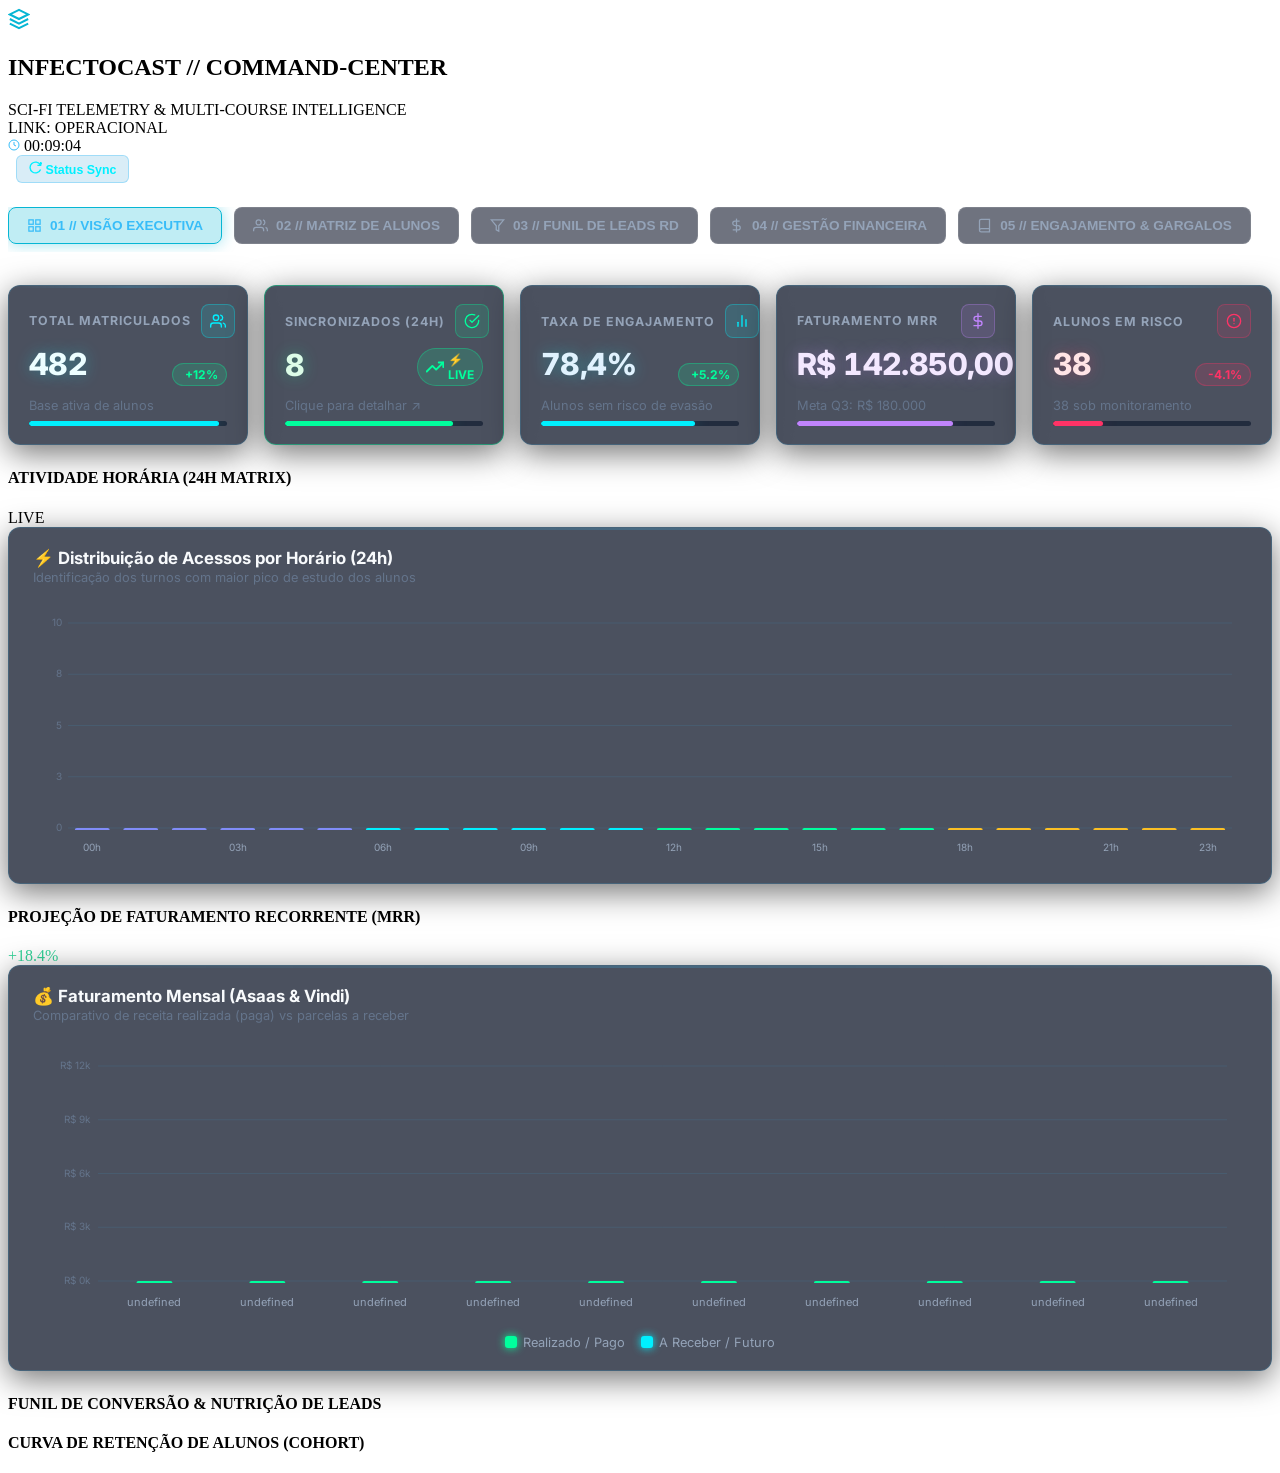
<file: components/demo.html>
<!DOCTYPE html>
<html lang="pt-BR">
<head>
  <meta charset="UTF-8">
  <meta name="viewport" content="width=device-width, initial-scale=1.0">
  <title>InfectoCast · Dark Command-Center (Sci-Fi HUD Analytics)</title>
  
  <!-- Fonts -->
  <link rel="preconnect" href="https://fonts.googleapis.com">
  <link rel="preconnect" href="https://fonts.gstatic.com" crossorigin>
  <link href="https://fonts.googleapis.com/css2?family=Inter:wght@400;500;600;700;800&family=JetBrains+Mono:wght@400;500;600;700&display=swap" rel="stylesheet">
  
  <!-- Design Tokens & CSS Modules -->
  <link rel="stylesheet" href="./theme/hud-theme.css">
  <link rel="stylesheet" href="./kpi/kpi.css">
  <link rel="stylesheet" href="./tables/tables.css">
  <link rel="stylesheet" href="./charts/charts.css">
  <link rel="stylesheet" href="./modals/modals.css">
  <link rel="stylesheet" href="./modules/modules.css">

  <style>
    /* Custom Showcase Layout */
    .showcase-nav {
      display: flex;
      gap: 12px;
      margin: 24px 0 32px 0;
      overflow-x: auto;
      padding-bottom: 8px;
      border-bottom: 1px solid rgba(255, 255, 255, 0.08);
    }
    .showcase-nav-btn {
      background: rgba(15, 23, 42, 0.6);
      border: 1px solid rgba(255, 255, 255, 0.1);
      border-radius: 8px;
      padding: 10px 18px;
      color: #94a3b8;
      font-size: 0.85rem;
      font-weight: 600;
      cursor: pointer;
      display: flex;
      align-items: center;
      gap: 8px;
      white-space: nowrap;
      transition: all 0.25s ease;
    }
    .showcase-nav-btn:hover {
      background: rgba(6, 182, 212, 0.15);
      border-color: rgba(6, 182, 212, 0.4);
      color: #38bdf8;
    }
    .showcase-nav-btn.active {
      background: rgba(6, 182, 212, 0.25);
      border-color: #06b6d4;
      color: #38bdf8;
      box-shadow: 0 0 15px rgba(6, 182, 212, 0.4);
    }
    .showcase-section {
      display: none;
      animation: fadeIn 0.35s cubic-bezier(0.4, 0, 0.2, 1);
    }
    .showcase-section.active {
      display: block;
    }
    @keyframes fadeIn {
      from { opacity: 0; transform: translateY(8px); }
      to { opacity: 1; transform: translateY(0); }
    }

    /* KPI Clickable Pulse Style */
    .kpi-card-sync-24h {
      cursor: pointer !important;
      position: relative;
      transition: all 0.3s cubic-bezier(0.4, 0, 0.2, 1);
      border-color: rgba(0, 255, 157, 0.4) !important;
    }
    .kpi-card-sync-24h:hover {
      transform: translateY(-3px) scale(1.02);
      border-color: #00ff9d !important;
      box-shadow: 0 8px 30px rgba(0, 255, 157, 0.3), 0 0 20px rgba(0, 255, 157, 0.2) !important;
    }
  </style>
</head>
<body>

  <!-- Top Mission Control Telemetry Header -->
  <header class="hud-top-header">
    <div class="hud-branding">
      <div class="hud-logo-icon">
        <svg width="22" height="22" viewBox="0 0 24 24" fill="none" stroke="#06b6d4" stroke-width="2.2"><path d="M12 2L2 7l10 5 10-5-10-5zM2 17l10 5 10-5M2 12l10 5 10-5"/></svg>
      </div>
      <div class="hud-brand-text">
        <h2>INFECTOCAST // COMMAND-CENTER</h2>
        <span>SCI-FI TELEMETRY & MULTI-COURSE INTELLIGENCE</span>
      </div>
    </div>

    <div class="hud-telemetry-cluster">
      <div class="hud-telemetry-badge">
        <span class="hud-live-dot"></span>
        <span>LINK: OPERACIONAL</span>
      </div>
      <div class="hud-telemetry-badge">
        <svg width="12" height="12" viewBox="0 0 24 24" fill="none" stroke="#38bdf8" stroke-width="2"><circle cx="12" cy="12" r="10"/><polyline points="12 6 12 12 16 14"/></svg>
        <span id="live-clock">--:--:--</span>
      </div>
      <button class="action-btn" id="btn-open-sync" style="margin-left: 8px;">
        <svg width="13" height="13" viewBox="0 0 24 24" fill="none" stroke="currentColor" stroke-width="2.5"><path d="M21.5 2v6h-6M21.34 15.57a10 10 0 1 1-.57-8.38l5.67-5.67"/></svg>
        Status Sync
      </button>
    </div>
  </header>

  <main class="hud-container">

    <!-- Navigation Hub -->
    <nav class="showcase-nav">
      <button class="showcase-nav-btn active" data-target="sec-executive">
        <svg width="15" height="15" viewBox="0 0 24 24" fill="none" stroke="currentColor" stroke-width="2"><rect x="3" y="3" width="7" height="7"/><rect x="14" y="3" width="7" height="7"/><rect x="14" y="14" width="7" height="7"/><rect x="3" y="14" width="7" height="7"/></svg>
        01 // VISÃO EXECUTIVA
      </button>
      <button class="showcase-nav-btn" data-target="sec-students">
        <svg width="15" height="15" viewBox="0 0 24 24" fill="none" stroke="currentColor" stroke-width="2"><path d="M17 21v-2a4 4 0 0 0-4-4H5a4 4 0 0 0-4 4v2"/><circle cx="9" cy="7" r="4"/><path d="M23 21v-2a4 4 0 0 0-3-3.87"/><path d="M16 3.13a4 4 0 0 1 0 7.75"/></svg>
        02 // MATRIZ DE ALUNOS
      </button>
      <button class="showcase-nav-btn" data-target="sec-leads">
        <svg width="15" height="15" viewBox="0 0 24 24" fill="none" stroke="currentColor" stroke-width="2"><polygon points="22 3 2 3 10 12.46 10 19 14 21 14 12.46 22 3"/></svg>
        03 // FUNIL DE LEADS RD
      </button>
      <button class="showcase-nav-btn" data-target="sec-financial">
        <svg width="15" height="15" viewBox="0 0 24 24" fill="none" stroke="currentColor" stroke-width="2"><line x1="12" y1="1" x2="12" y2="23"/><path d="M17 5H9.5a3.5 3.5 0 0 0 0 7h5a3.5 3.5 0 0 1 0 7H6"/></svg>
        04 // GESTÃO FINANCEIRA
      </button>
      <button class="showcase-nav-btn" data-target="sec-modules">
        <svg width="15" height="15" viewBox="0 0 24 24" fill="none" stroke="currentColor" stroke-width="2"><path d="M4 19.5A2.5 2.5 0 0 1 6.5 17H20"/><path d="M6.5 2H20v20H6.5A2.5 2.5 0 0 1 4 19.5v-15A2.5 2.5 0 0 1 6.5 2z"/></svg>
        05 // ENGAJAMENTO & GARGALOS
      </button>
    </nav>

    <!-- SECTION 01: Visão Executiva -->
    <section id="sec-executive" class="showcase-section active">
      <div id="kpi-grid-container" style="margin-bottom: 24px;"></div>
      
      <div class="hud-charts-grid">
        <div class="hud-chart-card">
          <div class="hud-chart-header">
            <h4>ATIVIDADE HORÁRIA (24H MATRIX)</h4>
            <span class="hud-telemetry-badge"><span class="hud-live-dot"></span> LIVE</span>
          </div>
          <div id="hourly-chart-container" class="hud-chart-body"></div>
        </div>

        <div class="hud-chart-card">
          <div class="hud-chart-header">
            <h4>PROJEÇÃO DE FATURAMENTO RECORRENTE (MRR)</h4>
            <span class="hud-telemetry-badge" style="color: #34d399; border-color: rgba(16, 185, 129, 0.3);">+18.4%</span>
          </div>
          <div id="revenue-chart-container" class="hud-chart-body"></div>
        </div>

        <div class="hud-chart-card">
          <div class="hud-chart-header">
            <h4>FUNIL DE CONVERSÃO & NUTRIÇÃO DE LEADS</h4>
          </div>
          <div id="funnel-chart-container" class="hud-chart-body"></div>
        </div>

        <div class="hud-chart-card">
          <div class="hud-chart-header">
            <h4>CURVA DE RETENÇÃO DE ALUNOS (COHORT)</h4>
          </div>
          <div id="retention-chart-container" class="hud-chart-body"></div>
        </div>
      </div>
    </section>

    <!-- SECTION 02: Matriz de Alunos -->
    <section id="sec-students" class="showcase-section">
      <div class="hud-chart-card" style="padding: 20px;">
        <div class="hud-chart-header" style="margin-bottom: 16px;">
          <div>
            <h4 style="font-size: 1.1rem; color: #38bdf8;">TELEMETRIA DA BASE DE ALUNOS ATIVOS</h4>
            <p style="font-size: 0.8rem; color: #64748b; margin: 4px 0 0 0;">Visualização granular de acessos, progresso de aulas e jornada do aluno.</p>
          </div>
        </div>
        <div id="student-table-container"></div>
      </div>
    </section>

    <!-- SECTION 03: Funil de Leads RD -->
    <section id="sec-leads" class="showcase-section">
      <div class="hud-chart-card" style="padding: 20px;">
        <div class="hud-chart-header" style="margin-bottom: 16px;">
          <div>
            <h4 style="font-size: 1.1rem; color: #a855f7;">PIPELINE DE LEADS & SCORING ICP (RD STATION)</h4>
            <p style="font-size: 0.8rem; color: #64748b; margin: 4px 0 0 0;">Leads qualificados por score de maturidade médica com acionamento direto via WhatsApp.</p>
          </div>
        </div>
        <div id="leads-table-container"></div>
      </div>
    </section>

    <!-- SECTION 04: Gestão Financeira -->
    <section id="sec-financial" class="showcase-section">
      <div class="hud-chart-card" style="padding: 20px;">
        <div class="hud-chart-header" style="margin-bottom: 16px;">
          <div>
            <h4 style="font-size: 1.1rem; color: #38bdf8;">FLUXO DE FATURAS & RECEBÍVEIS (ASAAS & VINDI)</h4>
            <p style="font-size: 0.8rem; color: #64748b; margin: 4px 0 0 0;">Gestão em tempo real de parcelas pagas, futuras e controle de inadimplência.</p>
          </div>
        </div>
        <div id="financial-table-container"></div>
      </div>
    </section>

    <!-- SECTION 05: Engajamento & Gargalos -->
    <section id="sec-modules" class="showcase-section">
      <div style="margin-bottom: 20px;">
        <h4 style="font-size: 1.1rem; color: #38bdf8; margin: 0 0 4px 0;">MAPA DE RETENÇÃO E PONTOS DE ATRITO CURRICULAR</h4>
        <p style="font-size: 0.8rem; color: #64748b; margin: 0;">Diagnóstico automático de quedas de engajamento por módulo e taxas de conclusão.</p>
      </div>
      <div id="modules-grid-container"></div>
    </section>

  </main>

  <!-- Modals Container -->
  <div id="modals-root"></div>

  <!-- Component Logic Scripts (ES Modules) -->
  <script type="module">
    import { KpiCard, KpiGrid } from './kpi/index.js';
    import { StudentTable, LeadsTable, FinancialTable } from './tables/index.js';
    import { 
      HourlyActivityChart, 
      RevenueChart, 
      FunnelPyramidChart, 
      RetentionCurveChart 
    } from './charts/index.js';
    import { 
      StudentJourneyModal, 
      InvoiceListModal, 
      SyncStatusModal,
      RecentSyncModal 
    } from './modals/index.js';
    import { ModuleEngagementGrid } from './modules/index.js';

    // 1. Live Clock Telemetry
    function updateClock() {
      const now = new Date();
      const el = document.getElementById('live-clock');
      if (el) el.textContent = now.toLocaleTimeString('pt-BR');
    }
    setInterval(updateClock, 1000);
    updateClock();

    // 2. Navigation Tabs Switcher
    document.querySelectorAll('.showcase-nav-btn').forEach(btn => {
      btn.addEventListener('click', () => {
        document.querySelectorAll('.showcase-nav-btn').forEach(b => b.classList.remove('active'));
        document.querySelectorAll('.showcase-section').forEach(s => s.classList.remove('active'));
        
        btn.classList.add('active');
        const targetId = btn.getAttribute('data-target');
        const targetSec = document.getElementById(targetId);
        if (targetSec) targetSec.classList.add('active');

        // Dispara redimensionamento para ajustar gráficos Canvas se necessário
        window.dispatchEvent(new Event('resize'));
      });
    });

    // 3. Modals Instances Setup
    const journeyModal = new StudentJourneyModal();
    const syncModal = new SyncStatusModal();
    const invoiceModal = new InvoiceListModal();
    const recentSyncModal = new RecentSyncModal();

    // Dados Mock dos alunos sincronizados nas últimas 24h
    const mockSynced24h = [
      { nome: 'Dra. Camila Vasconcelos', email: 'camila.vasconcelos@med.usp.br', curso: 'Pós Infectologia Clínica', horario: 'Hoje às 10:14', tags: ['aluno-ativo', 'matricula-pos-infectologia', 'academy-pago'] },
      { nome: 'Dr. Lucas Silveira', email: 'lucas.silveira@einstein.br', curso: 'Pós Infectologia Pediátrica', horario: 'Hoje às 09:32', tags: ['aluno-ativo', 'matricula-pos-infecto-ped', 'academy-pago'] },
      { nome: 'Dr. Rodrigo Mendes', email: 'rodrigo.mendes@santacasa.sp.gov.br', curso: 'SOS Antibióticos', horario: 'Hoje às 08:45', tags: ['aluno-ativo', 'matricula-sos-atb', 'gateway-asaas'] },
      { nome: 'Dr. Gabriel Martins', email: 'gabriel.martins@unifesp.br', curso: 'Pós Infectologia Clínica', horario: 'Hoje às 07:20', tags: ['aluno-ativo', 'matricula-pos-infectologia', 'academy-pago'] },
      { nome: 'Dra. Larissa Toledo', email: 'larissa.toledo@hc.ufg.br', curso: 'Controle de Infecção Hospitalar', horario: 'Ontem às 22:50', tags: ['aluno-ativo', 'matricula-ccih', 'gateway-vindi'] },
      { nome: 'Dr. Vinícius Siqueira', email: 'vinicius.siqueira@gmail.com', curso: 'SOS Antibióticos', horario: 'Ontem às 19:15', tags: ['aluno-ativo', 'matricula-sos-atb', 'gateway-asaas'] },
      { nome: 'Dra. Mariana Prado', email: 'mariana.prado@hu.ufba.br', curso: 'Pós Infectologia Clínica', horario: 'Ontem às 16:30', tags: ['aluno-ativo', 'matricula-pos-infectologia', 'gateway-vindi'] },
      { nome: 'Dr. Marcelo Antunes', email: 'marcelo.antunes@cardio.med.br', curso: 'Pós Infectologia Clínica', horario: 'Ontem às 14:10', tags: ['aluno-ativo', 'matricula-pos-infectologia', 'academy-pago'] }
    ];

    document.getElementById('btn-open-sync').addEventListener('click', () => {
      syncModal.open({
        lastSync: 'Há 4 minutos (10:48)',
        services: [
          { name: 'Cativa EAD Platform', status: 'ONLINE', latency: '42ms' },
          { name: 'RD Station Marketing API', status: 'ONLINE', latency: '128ms' },
          { name: 'Asaas Payments Gateway', status: 'ONLINE', latency: '85ms' },
          { name: 'Vindi Recorrência', status: 'ONLINE', latency: '94ms' }
        ]
      });
    });

    // 4. Render KPIs (Grade com 5 Cards incluindo Matrículas 24h)
    const cardAlunosTotal = new KpiCard({
      id: 'kpi-alunos-total',
      title: 'Total Matriculados',
      value: 482,
      format: 'number',
      subtitle: 'Base ativa de alunos',
      color: 'cyan',
      icon: 'users',
      trend: { value: '+12%', direction: 'up', label: 'vs. mês anterior' },
      progress: 96
    });

    const cardSync24h = new KpiCard({
      id: 'kpi-sync-24h',
      title: 'Sincronizados (24h)',
      value: mockSynced24h.length,
      format: 'number',
      subtitle: 'Clique para detalhar ↗',
      color: 'emerald',
      icon: 'check',
      trend: { value: '⚡ LIVE', direction: 'up', label: 'Disparados no RD Station' },
      progress: 85,
      interactive: true,
      onClick: () => {
        recentSyncModal.open({
          students: mockSynced24h,
          lastSync: 'Há 3 minutos',
          successRate: 100
        });
      }
    });

    const cardEngajamento = new KpiCard({
      id: 'kpi-engajamento',
      title: 'Taxa de Engajamento',
      value: 78.4,
      format: 'percent',
      subtitle: 'Alunos sem risco de evasão',
      color: 'blue',
      icon: 'chart',
      trend: { value: '+5.2%', direction: 'up', label: 'últimos 7 dias' },
      progress: 78
    });

    const cardMrr = new KpiCard({
      id: 'kpi-mrr',
      title: 'Faturamento MRR',
      value: 142850,
      format: 'currency',
      subtitle: 'Meta Q3: R$ 180.000',
      color: 'purple',
      icon: 'dollar',
      trend: { value: '+18.4%', direction: 'up', label: 'recorrência ativa' },
      progress: 79
    });

    const cardRisco = new KpiCard({
      id: 'kpi-risco',
      title: 'Alunos em Risco',
      value: 38,
      format: 'number',
      subtitle: '38 sob monitoramento',
      color: 'rose',
      icon: 'alert',
      trend: { value: '-4.1%', direction: 'down', label: 'redução de evasão' },
      progress: 25
    });

    const kpiGrid = new KpiGrid({
      columns: 5,
      cards: [cardAlunosTotal, cardSync24h, cardEngajamento, cardMrr, cardRisco]
    });
    kpiGrid.mount('#kpi-grid-container');

    // Adiciona classe de destaque ao card de sincronização 24h
    if (cardSync24h.element) {
      cardSync24h.element.classList.add('kpi-card-sync-24h');
    }

    // 5. Render Charts
    new HourlyActivityChart({
      hours: Array.from({ length: 24 }, (_, i) => `${i}h`),
      views: [12, 5, 2, 1, 0, 8, 28, 65, 110, 145, 130, 95, 120, 160, 185, 210, 195, 170, 220, 280, 310, 240, 150, 45]
    }).mount('#hourly-chart-container');

    new RevenueChart({
      months: ['Jan', 'Fev', 'Mar', 'Abr', 'Mai', 'Jun', 'Jul', 'Ago', 'Set', 'Out'],
      realizado: [95000, 102000, 110000, 118000, 125000, 132000, 138000, 142850, 0, 0],
      projetado: [95000, 102000, 110000, 118000, 125000, 132000, 138000, 145000, 155000, 168000]
    }).mount('#revenue-chart-container');

    new FunnelPyramidChart({
      stages: [
        { label: 'Leads Captados', value: 2450, color: '#38bdf8' },
        { label: 'Engajados / ICP', value: 1280, color: '#06b6d4' },
        { label: 'Maturidade Alta', value: 640, color: '#a855f7' },
        { label: 'Propostas Enviadas', value: 310, color: '#f59e0b' },
        { label: 'Matrículas Efetivadas', value: 142, color: '#10b981' }
      ]
    }).mount('#funnel-chart-container');

    new RetentionCurveChart({
      days: ['Semana 1', 'Semana 2', 'Semana 3', 'Semana 4', 'Semana 6', 'Semana 8', 'Semana 12'],
      turmaA: [100, 92, 88, 84, 79, 76, 74],
      turmaB: [100, 95, 91, 89, 86, 83, 81]
    }).mount('#retention-chart-container');

    // 6. Render StudentTable
    const mockStudents = [
      { nome: 'Dra. Camila Vasconcelos', email: 'camila.vasconcelos@med.usp.br', curso: 'Pós Infectologia Clínica', status: 'ativo', progresso: 94, aulas_assistidas: 47, total_aulas: 50, ultimo_acesso: 'Hoje às 14:22' },
      { nome: 'Dr. Lucas Silveira', email: 'lucas.silveira@einstein.br', curso: 'Pós Infectologia Pediátrica', status: 'ativo', progresso: 82, aulas_assistidas: 41, total_aulas: 50, ultimo_acesso: 'Ontem às 19:10' },
      { nome: 'Dra. Mariana Prado', email: 'mariana.prado@hu.ufba.br', curso: 'Pós Infectologia Clínica', status: 'risco', progresso: 34, aulas_assistidas: 17, total_aulas: 50, ultimo_acesso: 'Há 18 dias' },
      { nome: 'Dr. Rodrigo Mendes', email: 'rodrigo.mendes@santacasa.sp.gov.br', curso: 'SOS Antibióticos', status: 'ativo', progresso: 100, aulas_assistidas: 30, total_aulas: 30, ultimo_acesso: 'Hoje às 11:05' },
      { nome: 'Dra. Fernanda Albuquerque', email: 'fernanda.albuquerque@gmail.com', curso: 'Pós Infectologia Pediátrica', status: 'abandono', progresso: 12, aulas_assistidas: 6, total_aulas: 50, ultimo_acesso: 'Há 45 dias' },
      { nome: 'Dr. Gabriel Martins', email: 'gabriel.martins@unifesp.br', curso: 'Pós Infectologia Clínica', status: 'ativo', progresso: 76, aulas_assistidas: 38, total_aulas: 50, ultimo_acesso: 'Hoje às 08:30' },
      { nome: 'Dra. Larissa Toledo', email: 'larissa.toledo@hc.ufg.br', curso: 'Controle de Infecção Hospitalar', status: 'ativo', progresso: 64, aulas_assistidas: 25, total_aulas: 40, ultimo_acesso: 'Há 2 dias' },
      { nome: 'Dr. Thiago Ribeiro', email: 'thiago.ribeiro@ufrj.br', curso: 'Pós Infectologia Clínica', status: 'nunca', progresso: 0, aulas_assistidas: 0, total_aulas: 50, ultimo_acesso: 'Nunca acessou' }
    ];

    const studentTable = new StudentTable({
      students: mockStudents,
      onVerJornada: (student) => {
        journeyModal.open({
          nome: student.nome,
          email: student.email,
          curso: student.curso,
          progresso: student.progresso,
          status: student.status,
          aulasAssistidas: student.aulas_assistidas,
          totalAulas: student.total_aulas,
          eventos: [
            { tipo: 'LOGIN', titulo: 'Acesso à plataforma', data: student.ultimo_acesso, detalhe: 'IP: 187.54.12.90 (São Paulo)' },
            { tipo: 'CONCLUSAO', titulo: 'Concluiu aula: Manejo de Sepse Grave', data: '14/09/2026', detalhe: 'Módulo 4 · Nota no Quiz: 95%' },
            { tipo: 'PAGAMENTO', titulo: 'Mensalidade confirmada via Cartão', data: '05/09/2026', detalhe: 'Fatura Asaas #98432 - R$ 850,00' }
          ]
        });
      }
    });
    studentTable.mount('#student-table-container');

    // 7. Render LeadsTable (RD Station)
    const mockLeads = [
      { nome: 'Dr. Marcelo Antunes', email: 'marcelo.antunes@cardio.med.br', telefone: '11987654321', score: 92, maturidade: 'Pronto', profissao: 'Médico Infectologista', interesse: 'Pós Infectologia Clínica', origem: 'Instagram Ads' },
      { nome: 'Dra. Juliana Guimarães', email: 'juliana.g@hospitalgeral.com.br', telefone: '21976543210', score: 85, maturidade: 'Pronto', profissao: 'Pediatra UTI', interesse: 'Pós Infecto Pediátrica', origem: 'RD Station (Ebook)' },
      { nome: 'Dr. Vinícius Siqueira', email: 'vinicius.siqueira@gmail.com', telefone: '31998761234', score: 68, maturidade: 'Quente', profissao: 'Residente R2 Clínica', interesse: 'SOS Antibióticos', origem: 'Workshop Sepse' },
      { nome: 'Dra. Beatriz Fontana', email: 'beatriz.fontana@saude.gov.br', telefone: '41988887777', score: 45, maturidade: 'Morno', profissao: 'Clínica Geral', interesse: 'Pós Infectologia Clínica', origem: 'Orgânico / Podcast' },
      { nome: 'Dr. Leonardo Braga', email: 'leonardo.braga@medicina.ufrj.br', telefone: '21981234567', score: 20, maturidade: 'Frio', profissao: 'Estudante Medicina 6º ano', interesse: 'Controle de Infecção', origem: 'Indicação' }
    ];

    const leadsTable = new LeadsTable({
      leads: mockLeads,
      onWhatsApp: (lead) => {
        const tel = (lead.telefone || '').replace(/\D/g, '');
        const msg = encodeURIComponent(`Olá ${lead.nome}! Vimos seu interesse na ${lead.interesse} da InfectoCast Academy. Como podemos te auxiliar?`);
        window.open(`https://wa.me/55${tel}?text=${msg}`, '_blank');
      }
    });
    leadsTable.mount('#leads-table-container');

    // 8. Render FinancialTable (Asaas / Vindi)
    const mockInvoices = [
      { sacado: 'Dra. Camila Vasconcelos', email: 'camila.vasconcelos@med.usp.br', descricao: 'Pós Infectologia Clínica - Parcela 08/12', vencimento: '10/09/2026', valor: 850.00, status: 'PAGO', gateway: 'Asaas', url_fatura: '#' },
      { sacado: 'Dr. Lucas Silveira', email: 'lucas.silveira@einstein.br', descricao: 'Pós Infecto Pediátrica - Parcela 06/12', vencimento: '15/09/2026', valor: 920.00, status: 'PAGO', gateway: 'Asaas', url_fatura: '#' },
      { sacado: 'Dra. Mariana Prado', email: 'mariana.prado@hu.ufba.br', descricao: 'Pós Infectologia Clínica - Parcela 05/12', vencimento: '05/09/2026', valor: 850.00, status: 'VENCIDO', gateway: 'Vindi', url_fatura: '#' },
      { sacado: 'Dr. Gabriel Martins', email: 'gabriel.martins@unifesp.br', descricao: 'Pós Infectologia Clínica - Parcela 09/12', vencimento: '25/09/2026', valor: 850.00, status: 'PENDENTE', gateway: 'Asaas', url_fatura: '#' },
      { sacado: 'Dra. Fernanda Albuquerque', email: 'fernanda.albuquerque@gmail.com', descricao: 'Pós Infecto Pediátrica - Parcela 03/12', vencimento: '12/08/2026', valor: 920.00, status: 'INADIMPLENTE', gateway: 'Vindi', url_fatura: '#' },
      { sacado: 'Dr. Rodrigo Mendes', email: 'rodrigo.mendes@santacasa.sp.gov.br', descricao: 'Curso SOS Antibióticos - À Vista', vencimento: '01/09/2026', valor: 1450.00, status: 'CONFIRMED', gateway: 'Asaas', url_fatura: '#' }
    ];

    const financialTable = new FinancialTable({
      invoices: mockInvoices,
      onViewInvoice: (inv) => {
        invoiceModal.open({
          aluno: inv.sacado,
          email: inv.email,
          faturas: [
            { id: 'FAT-9821', descricao: inv.descricao, vencimento: inv.vencimento, valor: inv.valor, status: inv.status, gateway: inv.gateway },
            { id: 'FAT-9820', descricao: 'Parcela Anterior', vencimento: '10/08/2026', valor: inv.valor, status: 'PAGO', gateway: inv.gateway }
          ]
        });
      }
    });
    financialTable.mount('#financial-table-container');

    // 9. Render ModuleEngagementGrid
    const mockModules = [
      {
        codigo: 'MÓDULO 01',
        nome: 'Fundamentos de Infectologia Clínica & Diagnóstico',
        duracao_total: '2h 15m',
        total_aulas: 6,
        taxa_conclusao: 92,
        is_friction: false,
        aulas: [
          { titulo: 'Introdução à Microbiologia Clínica', views: 465 },
          { titulo: 'Coleta Adequada de Hemoculturas', views: 442 },
          { titulo: 'Interpretação do Antibiograma (TSA)', views: 430 },
          { titulo: 'Mecanismos de Resistência Bacteriana', views: 418 },
          { titulo: 'Biomarcadores: PCR vs Procalcitonina', views: 405 },
          { titulo: 'Discussão de Caso Clínico M1', views: 390 }
        ]
      },
      {
        codigo: 'MÓDULO 02',
        nome: 'Terapêutica Antimicrobiana & PK/PD Avançado',
        duracao_total: '3h 40m',
        total_aulas: 8,
        taxa_conclusao: 84,
        is_friction: false,
        aulas: [
          { titulo: 'Conceitos de PK/PD em Pacientes Críticos', views: 385 },
          { titulo: 'Beta-lactâmicos em Infusão Estendida', views: 372 },
          { titulo: 'Glicopeptídeos: Monitorização de Vancomicina', views: 360 },
          { titulo: 'Aminoglicosídeos: Dose Única Diária', views: 345 }
        ]
      },
      {
        codigo: 'MÓDULO 03',
        nome: 'Bactérias Multirresistentes (MDR) & Infecções Complexas',
        duracao_total: '4h 10m',
        total_aulas: 10,
        taxa_conclusao: 48,
        is_friction: true,
        queda_taxa: 36,
        aulas: [
          { titulo: 'Enterobactérias Produtoras de KPC e NDM', views: 330 },
          { titulo: 'Pseudomonas aeruginosa DTR: Manejo Terapêutico', views: 250 },
          { titulo: 'Acinetobacter baumannii Pan-resistente', views: 195 },
          { titulo: 'Novos Betalactâmicos com Inibidores de Betalactamase', views: 160 },
          { titulo: 'Polimixinas: Risco de Nefrotoxicidade e Ajustes', views: 140 }
        ]
      },
      {
        codigo: 'MÓDULO 04',
        nome: 'Infecções em Pacientes Imunocomprometidos & Transplantes',
        duracao_total: '3h 05m',
        total_aulas: 7,
        taxa_conclusao: 72,
        is_friction: false,
        aulas: [
          { titulo: 'Neutropenia Febril de Alto Risco', views: 310 },
          { titulo: 'Infecções Fúngicas Invasivas (Aspergilose e Candidíase)', views: 295 },
          { titulo: 'Reativação de CMV e Manejo Preventivo', views: 280 }
        ]
      }
    ];

    const moduleGrid = new ModuleEngagementGrid({
      modules: mockModules,
      onLessonSelect: (aula, mod) => {
        alert(`Aula Selecionada: ${aula.titulo}\nMódulo: ${mod.nome}\nTotal de visualizações: ${aula.views}`);
      }
    });
    moduleGrid.render('modules-grid-container');

  </script>
</body>
</html>
</file>
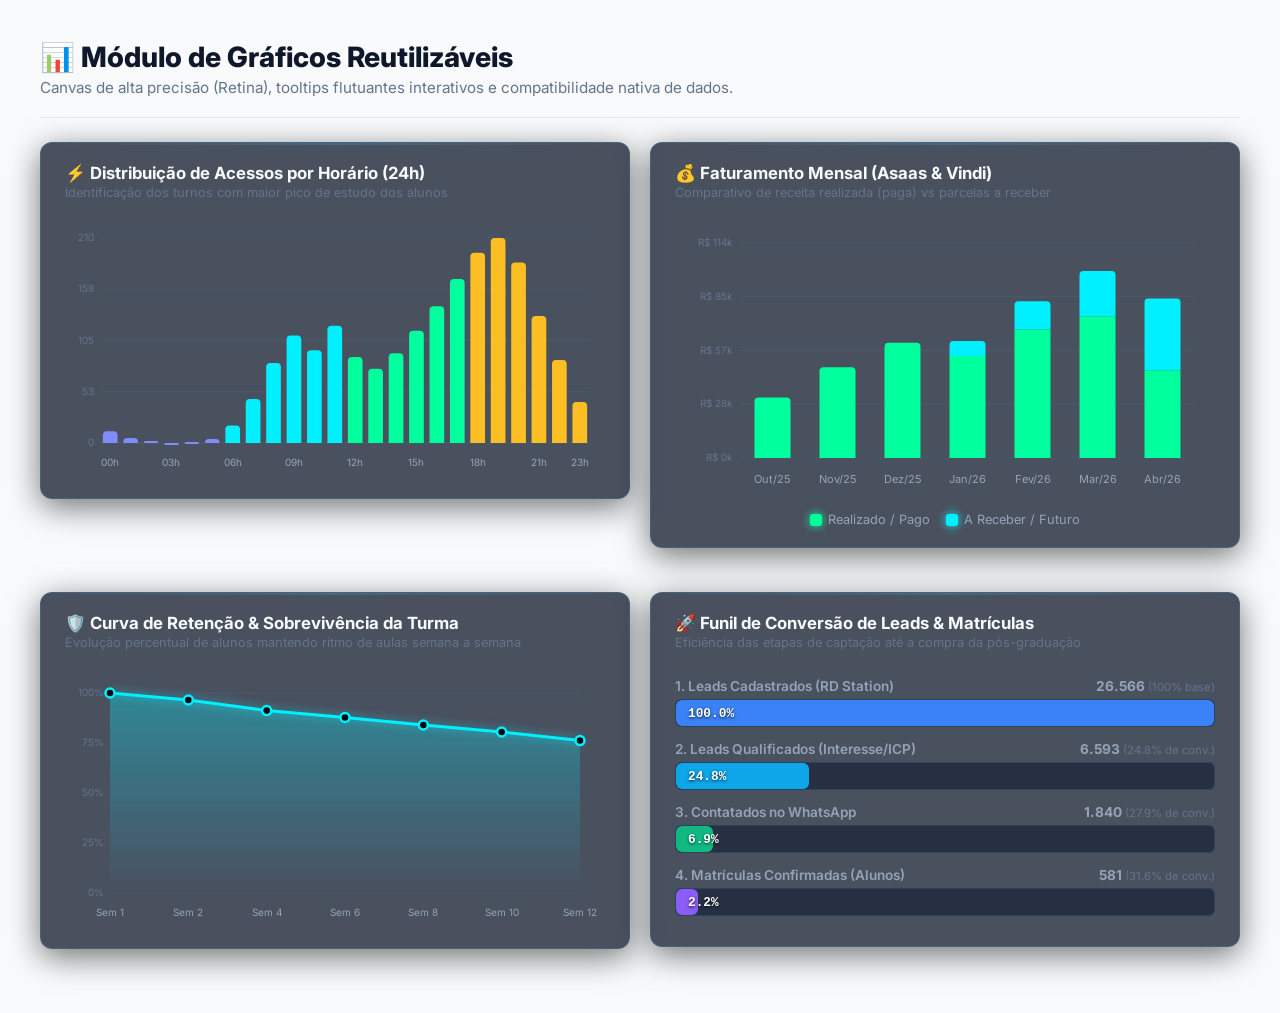
<file: components/charts/demo.html>
<!DOCTYPE html>
<html lang="pt-BR">
<head>
  <meta charset="UTF-8">
  <meta name="viewport" content="width=device-width, initial-scale=1.0">
  <title>Laboratório de Componentes · Módulo de Gráficos</title>
  <link rel="stylesheet" href="charts.css">
  <link href="https://fonts.googleapis.com/css2?family=Inter:wght@400;500;600;700;800&display=swap" rel="stylesheet">
  <style>
    * { box-sizing: border-box; margin: 0; padding: 0; }
    body {
      font-family: 'Inter', sans-serif;
      background: #f8fafc;
      color: #0f172a;
      padding: 40px 24px;
      min-height: 100vh;
    }
    .demo-container {
      max-width: 1200px;
      margin: 0 auto;
    }
    .demo-header {
      margin-bottom: 24px;
      padding-bottom: 20px;
      border-bottom: 1px solid #e2e8f0;
      display: flex;
      justify-content: space-between;
      align-items: center;
    }
    .demo-header h1 {
      font-size: 1.75rem;
      font-weight: 800;
    }
    .demo-header p {
      color: #64748b;
      font-size: 0.95rem;
      margin-top: 4px;
    }
    .charts-grid {
      display: grid;
      grid-template-columns: repeat(2, 1fr);
      gap: 20px;
    }
    @media (max-width: 900px) {
      .charts-grid { grid-template-columns: 1fr; }
    }
  </style>
</head>
<body>
  <div class="demo-container">
    <div class="demo-header">
      <div>
        <h1>📊 Módulo de Gráficos Reutilizáveis</h1>
        <p>Canvas de alta precisão (Retina), tooltips flutuantes interativos e compatibilidade nativa de dados.</p>
      </div>
    </div>

    <div class="charts-grid">
      <!-- 1. Atividade 24h -->
      <div id="chart-hourly-container"></div>

      <!-- 2. Faturamento Mensal -->
      <div id="chart-revenue-container"></div>

      <!-- 3. Curva de Retenção -->
      <div id="chart-retention-container"></div>

      <!-- 4. Funil de Conversão -->
      <div id="chart-funnel-container"></div>
    </div>
  </div>

  <script type="module">
    import { HourlyActivityChart, RevenueChart, RetentionCurveChart, FunnelPyramidChart } from './index.js';

    // 1. Gráfico de Atividade Horária (24h)
    const mockHourly = [12, 5, 2, 0, 1, 4, 18, 45, 82, 110, 95, 120, 88, 76, 92, 115, 140, 168, 195, 210, 185, 130, 85, 42];
    new HourlyActivityChart({
      hourlyData: mockHourly
    }).mount('#chart-hourly-container');

    // 2. Gráfico de Faturamento Mensal
    const mockMonths = [
      { mes: 'Out/25', recebido: 32000, futuro: 0 },
      { mes: 'Nov/25', recebido: 48000, futuro: 0 },
      { mes: 'Dez/25', recebido: 61000, futuro: 0 },
      { mes: 'Jan/26', recebido: 54000, futuro: 8000 },
      { mes: 'Fev/26', recebido: 68000, futuro: 15000 },
      { mes: 'Mar/26', recebido: 75000, futuro: 24000 },
      { mes: 'Abr/26', recebido: 46500, futuro: 38000 }
    ];
    new RevenueChart({
      months: mockMonths
    }).mount('#chart-revenue-container');

    // 3. Curva de Retenção & Sobrevivência
    const mockSurvival = [
      { semana: 'Sem 1', retencao: 100 },
      { semana: 'Sem 2', retencao: 96.5 },
      { semana: 'Sem 4', retencao: 91.2 },
      { semana: 'Sem 6', retencao: 87.8 },
      { semana: 'Sem 8', retencao: 84.0 },
      { semana: 'Sem 10', retencao: 80.5 },
      { semana: 'Sem 12', retencao: 76.2 }
    ];
    new RetentionCurveChart({
      survivalData: mockSurvival
    }).mount('#chart-retention-container');

    // 4. Pirâmide do Funil de Conversão
    const mockFunnelStages = [
      { name: '1. Leads Cadastrados (RD Station)', count: 26566, color: '#3b82f6' },
      { name: '2. Leads Qualificados (Interesse/ICP)', count: 6593, color: '#0ea5e9' },
      { name: '3. Contatados no WhatsApp', count: 1840, color: '#10b981' },
      { name: '4. Matrículas Confirmadas (Alunos)', count: 581, color: '#8b5cf6' }
    ];
    new FunnelPyramidChart({
      stages: mockFunnelStages
    }).mount('#chart-funnel-container');
  </script>
</body>
</html>
</file>
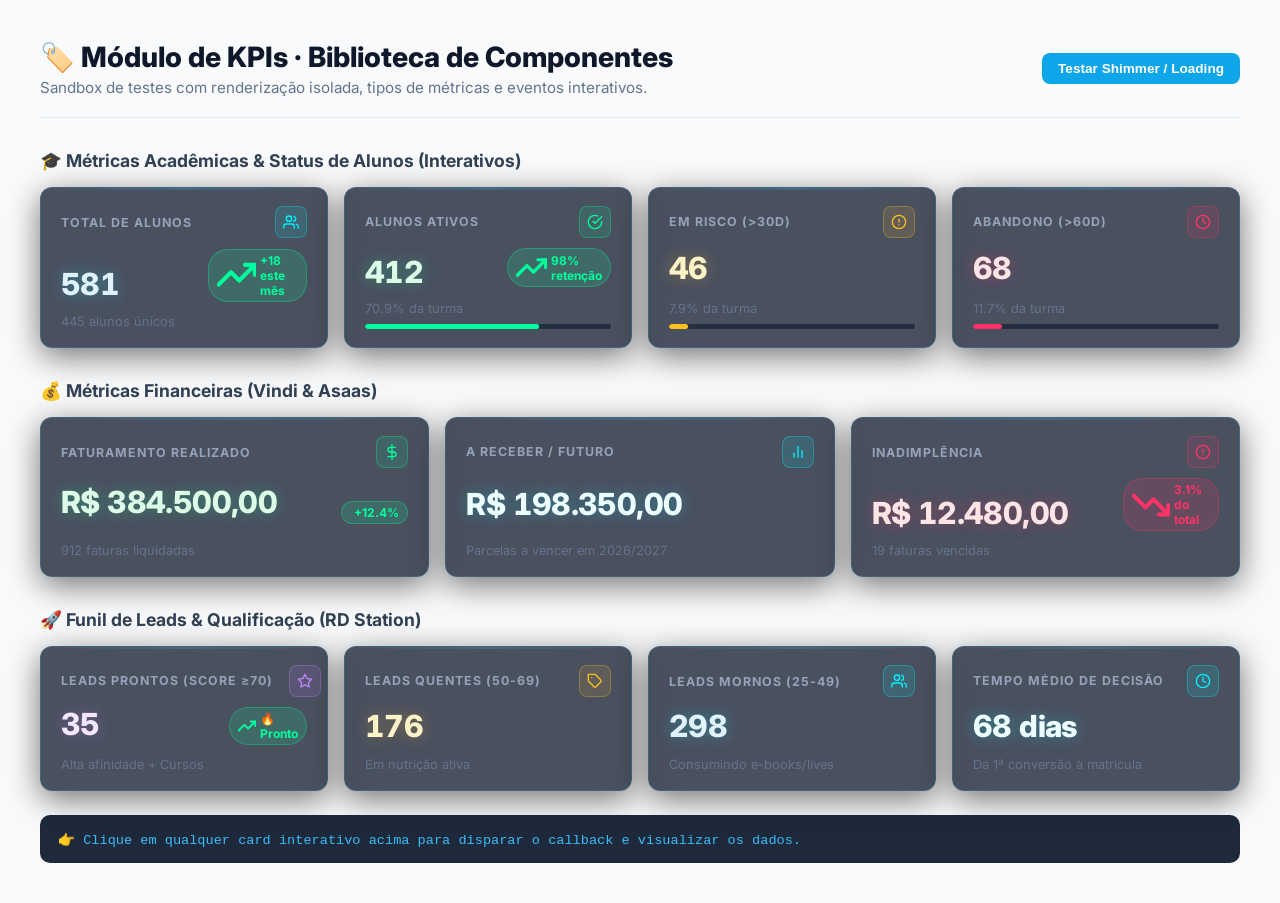
<file: components/kpi/demo.html>
<!DOCTYPE html>
<html lang="pt-BR">
<head>
  <meta charset="UTF-8">
  <meta name="viewport" content="width=device-width, initial-scale=1.0">
  <title>Laboratório de Componentes · Módulo de KPIs</title>
  <link rel="stylesheet" href="kpi.css">
  <link href="https://fonts.googleapis.com/css2?family=Inter:wght@400;500;600;700;800&display=swap" rel="stylesheet">
  <style>
    * { box-sizing: border-box; margin: 0; padding: 0; }
    body {
      font-family: 'Inter', sans-serif;
      background: #f8fafc;
      color: #0f172a;
      padding: 40px 24px;
      min-height: 100vh;
    }
    .demo-container {
      max-width: 1200px;
      margin: 0 auto;
    }
    .demo-header {
      margin-bottom: 32px;
      padding-bottom: 20px;
      border-bottom: 1px solid #e2e8f0;
      display: flex;
      justify-content: space-between;
      align-items: center;
    }
    .demo-header h1 {
      font-size: 1.75rem;
      font-weight: 800;
      color: #0f172a;
    }
    .demo-header p {
      color: #64748b;
      font-size: 0.95rem;
      margin-top: 4px;
    }
    .section-title {
      font-size: 1.1rem;
      font-weight: 700;
      color: #334155;
      margin: 32px 0 16px 0;
      display: flex;
      align-items: center;
      gap: 8px;
    }
    .log-box {
      background: #1e293b;
      color: #38bdf8;
      font-family: monospace;
      font-size: 0.85rem;
      padding: 14px 18px;
      border-radius: 10px;
      margin-top: 24px;
      min-height: 48px;
      display: flex;
      align-items: center;
    }
    .btn-action {
      background: #0ea5e9;
      color: #fff;
      border: none;
      padding: 8px 16px;
      border-radius: 8px;
      font-weight: 600;
      font-size: 0.85rem;
      cursor: pointer;
      transition: background 0.15s;
    }
    .btn-action:hover { background: #0284c7; }
  </style>
</head>
<body>
  <div class="demo-container">
    <div class="demo-header">
      <div>
        <h1>🏷️ Módulo de KPIs · Biblioteca de Componentes</h1>
        <p>Sandbox de testes com renderização isolada, tipos de métricas e eventos interativos.</p>
      </div>
      <div>
        <button class="btn-action" id="btn-toggle-loading">Testar Shimmer / Loading</button>
      </div>
    </div>

    <!-- 1. Métricas Acadêmicas & Alunos -->
    <div class="section-title">🎓 Métricas Acadêmicas & Status de Alunos (Interativos)</div>
    <div id="grid-academic"></div>

    <!-- 2. Métricas Financeiras -->
    <div class="section-title">💰 Métricas Financeiras (Vindi & Asaas)</div>
    <div id="grid-financial"></div>

    <!-- 3. Funil de Vendas & Leads -->
    <div class="section-title">🚀 Funil de Leads & Qualificação (RD Station)</div>
    <div id="grid-funnel"></div>

    <!-- Console de Interação -->
    <div class="log-box" id="log-box">
      👉 Clique em qualquer card interativo acima para disparar o callback e visualizar os dados.
    </div>
  </div>

  <script type="module">
    import { KpiCard, KpiGrid } from './index.js';

    const logEl = document.getElementById('log-box');
    function log(msg) {
      logEl.innerHTML = `⚡ <strong>Evento:</strong> ${msg}`;
    }

    // 1. Grid Acadêmico (4 colunas)
    const gridAcademic = new KpiGrid({
      columns: 4,
      cards: [
        new KpiCard({
          id: 'kpi-alunos-total',
          title: 'Total de Alunos',
          value: 581,
          format: 'number',
          subtitle: '445 alunos únicos',
          color: 'blue',
          icon: 'users',
          trend: { value: '+18 este mês', direction: 'up', label: 'Crescimento' },
          tooltip: 'Total consolidado de matrículas ativas em todas as plataformas',
          onClick: (c) => log(`Clicou em Total de Alunos (${c.value})`)
        }),
        new KpiCard({
          id: 'kpi-alunos-ativos',
          title: 'Alunos Ativos',
          value: 412,
          format: 'number',
          subtitle: '70.9% da turma',
          color: 'emerald',
          icon: 'check',
          progress: 70.9,
          trend: { value: '98% retenção', direction: 'up' },
          tooltip: 'Alunos com pelo menos 1 aula assistida nos últimos 30 dias',
          onClick: (c) => log(`Filtrando tabela por Alunos Ativos (${c.value})`)
        }),
        new KpiCard({
          id: 'kpi-alunos-risco',
          title: 'Em Risco (>30d)',
          value: 46,
          format: 'number',
          subtitle: '7.9% da turma',
          color: 'amber',
          icon: 'alert',
          progress: 7.9,
          tooltip: 'Sem acesso registrado entre 30 e 60 dias',
          onClick: (c) => log(`Filtrando tabela por Alunos em Risco (${c.value})`)
        }),
        new KpiCard({
          id: 'kpi-alunos-abandono',
          title: 'Abandono (>60d)',
          value: 68,
          format: 'number',
          subtitle: '11.7% da turma',
          color: 'rose',
          icon: 'clock',
          progress: 11.7,
          tooltip: 'Alunos inativos há mais de 60 dias seguidos',
          onClick: (c) => log(`Filtrando tabela por Alunos em Abandono (${c.value})`)
        })
      ]
    }).mount('#grid-academic');

    // 2. Grid Financeiro (3 colunas)
    const gridFinancial = new KpiGrid({
      columns: 3,
      cards: [
        new KpiCard({
          id: 'kpi-fin-recebido',
          title: 'Faturamento Realizado',
          value: 384500.00,
          format: 'currency',
          subtitle: '912 faturas liquidadas',
          color: 'emerald',
          icon: 'dollar',
          trend: { value: '+12.4%', direction: 'up', label: 'vs mês passado' },
          tooltip: 'Soma total de cobranças pagas e confirmadas via Vindi e Asaas',
          onClick: (c) => log(`Visualizando faturas Pagas (${c.formatValue(c.value)})`)
        }),
        new KpiCard({
          id: 'kpi-fin-futuro',
          title: 'A Receber / Futuro',
          value: 198350.00,
          format: 'currency',
          subtitle: 'Parcelas a vencer em 2026/2027',
          color: 'cyan',
          icon: 'chart',
          tooltip: 'Receita contratada com parcelas a vencer no cartão/boleto'
        }),
        new KpiCard({
          id: 'kpi-fin-inadimplente',
          title: 'Inadimplência',
          value: 12480.00,
          format: 'currency',
          subtitle: '19 faturas vencidas',
          color: 'rose',
          icon: 'alert',
          trend: { value: '3.1% do total', direction: 'down' },
          tooltip: 'Cobranças com prazo de pagamento expirado',
          onClick: (c) => log(`Abrindo lista de inadimplentes (${c.formatValue(c.value)})`)
        })
      ]
    }).mount('#grid-financial');

    // 3. Grid Funil de Leads (4 colunas)
    const gridFunnel = new KpiGrid({
      columns: 4,
      cards: [
        new KpiCard({
          id: 'kpi-leads-prontos',
          title: 'Leads Prontos (Score ≥70)',
          value: 35,
          format: 'number',
          subtitle: 'Alta afinidade + Cursos',
          color: 'purple',
          icon: 'star',
          trend: { value: '🔥 Pronto', direction: 'up' },
          tooltip: 'Leads altamente qualificados com histórico de jornadas e materiais de pós',
          onClick: (c) => log(`Filtrando lista de Leads Prontos para Compra (${c.value} leads)`)
        }),
        new KpiCard({
          id: 'kpi-leads-quentes',
          title: 'Leads Quentes (50-69)',
          value: 176,
          format: 'number',
          subtitle: 'Em nutrição ativa',
          color: 'amber',
          icon: 'tag',
          tooltip: 'Leads em aquecimento com múltiplas conversões recentes'
        }),
        new KpiCard({
          id: 'kpi-leads-mornos',
          title: 'Leads Mornos (25-49)',
          value: 298,
          format: 'number',
          subtitle: 'Consumindo e-books/lives',
          color: 'blue',
          icon: 'users'
        }),
        new KpiCard({
          id: 'kpi-leads-tempo',
          title: 'Tempo Médio de Decisão',
          value: 68,
          format: 'days',
          subtitle: 'Da 1ª conversão à matrícula',
          color: 'cyan',
          icon: 'clock',
          tooltip: 'Média de dias que um lead leva entre o primeiro contato no RD e a compra'
        })
      ]
    }).mount('#grid-funnel');

    // Botão de teste Shimmer
    let isLoading = false;
    document.getElementById('btn-toggle-loading').addEventListener('click', () => {
      isLoading = !isLoading;
      const allCards = [...gridAcademic.cards, ...gridFinancial.cards, ...gridFunnel.cards];
      allCards.forEach(c => c.setLoading(isLoading));
      log(isLoading ? 'Modo Shimmer / Loading ativado em todos os cards.' : 'Modo Shimmer desativado.');
    });
  </script>
</body>
</html>
</file>
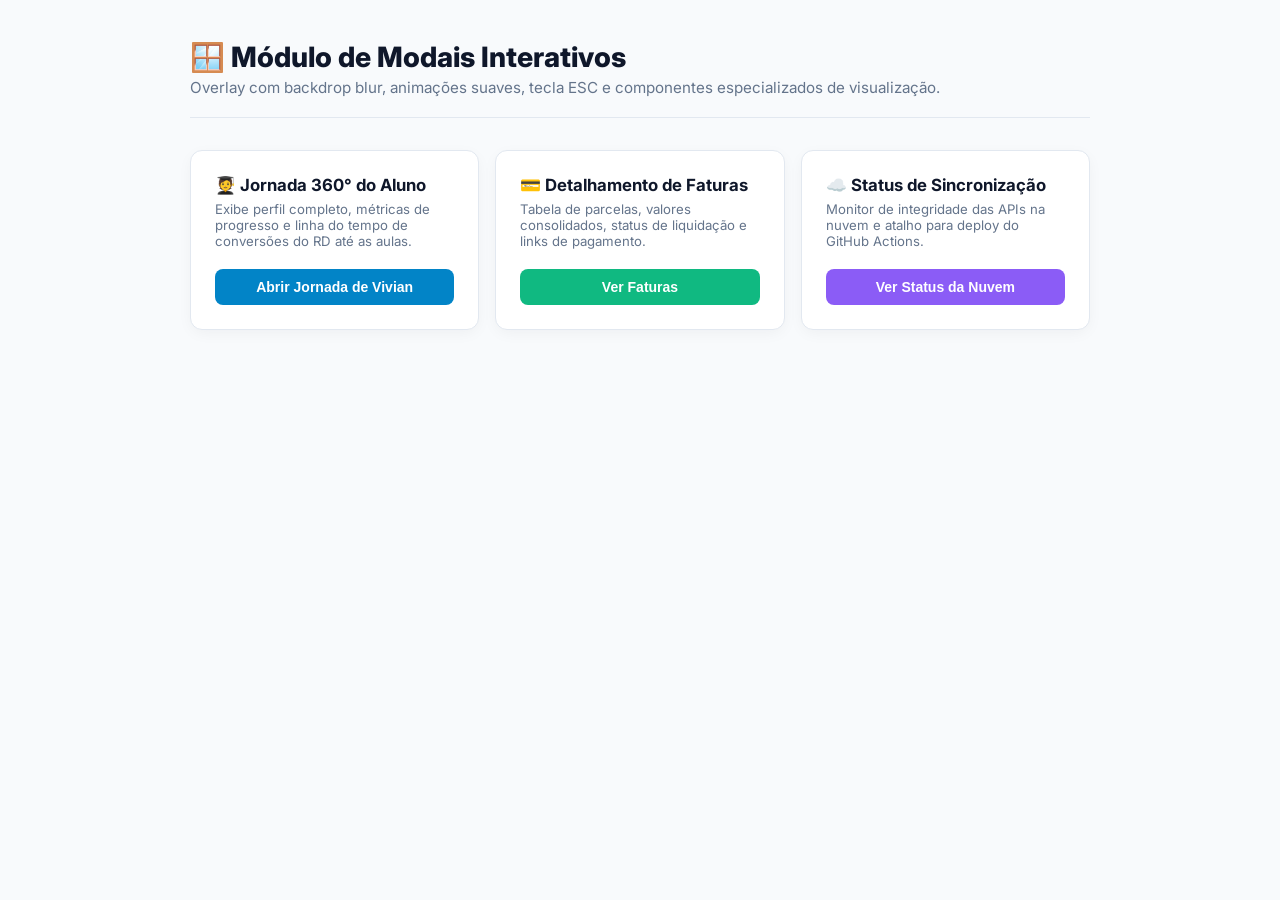
<file: components/modals/demo.html>
<!DOCTYPE html>
<html lang="pt-BR">
<head>
  <meta charset="UTF-8">
  <meta name="viewport" content="width=device-width, initial-scale=1.0">
  <title>Laboratório de Componentes · Módulo de Modais</title>
  <link rel="stylesheet" href="modals.css">
  <link rel="stylesheet" href="../tables/tables.css">
  <link href="https://fonts.googleapis.com/css2?family=Inter:wght@400;500;600;700;800&display=swap" rel="stylesheet">
  <style>
    * { box-sizing: border-box; margin: 0; padding: 0; }
    body {
      font-family: 'Inter', sans-serif;
      background: #f8fafc;
      color: #0f172a;
      padding: 40px 24px;
      min-height: 100vh;
    }
    .demo-container {
      max-width: 900px;
      margin: 0 auto;
    }
    .demo-header {
      margin-bottom: 32px;
      padding-bottom: 20px;
      border-bottom: 1px solid #e2e8f0;
    }
    .demo-header h1 {
      font-size: 1.75rem;
      font-weight: 800;
    }
    .demo-header p {
      color: #64748b;
      font-size: 0.95rem;
      margin-top: 4px;
    }
    .modal-triggers-grid {
      display: grid;
      grid-template-columns: repeat(3, 1fr);
      gap: 16px;
    }
    @media (max-width: 640px) {
      .modal-triggers-grid { grid-template-columns: 1fr; }
    }
    .trigger-card {
      background: #ffffff;
      border: 1px solid #e2e8f0;
      border-radius: 12px;
      padding: 24px;
      display: flex;
      flex-direction: column;
      justify-content: space-between;
      box-shadow: 0 4px 16px -2px rgba(15, 23, 42, 0.05);
    }
    .trigger-card h3 {
      font-size: 1.05rem;
      font-weight: 700;
      color: #0f172a;
      margin-bottom: 6px;
    }
    .trigger-card p {
      font-size: 0.825rem;
      color: #64748b;
      margin-bottom: 20px;
    }
    .btn-open-modal {
      background: #0284c7;
      color: #ffffff;
      border: none;
      padding: 10px 16px;
      border-radius: 8px;
      font-weight: 600;
      font-size: 0.875rem;
      cursor: pointer;
      transition: background 0.15s;
      width: 100%;
    }
    .btn-open-modal:hover { background: #0369a1; }
  </style>
</head>
<body>
  <div class="demo-container">
    <div class="demo-header">
      <h1>🪟 Módulo de Modais Interativos</h1>
      <p>Overlay com backdrop blur, animações suaves, tecla ESC e componentes especializados de visualização.</p>
    </div>

    <div class="modal-triggers-grid">
      <!-- 1. Modal da Jornada do Aluno -->
      <div class="trigger-card">
        <div>
          <h3>🧑‍🎓 Jornada 360° do Aluno</h3>
          <p>Exibe perfil completo, métricas de progresso e linha do tempo de conversões do RD até as aulas.</p>
        </div>
        <button class="btn-open-modal" id="btn-open-journey">Abrir Jornada de Vivian</button>
      </div>

      <!-- 2. Modal de Faturas -->
      <div class="trigger-card">
        <div>
          <h3>💳 Detalhamento de Faturas</h3>
          <p>Tabela de parcelas, valores consolidados, status de liquidação e links de pagamento.</p>
        </div>
        <button class="btn-open-modal" id="btn-open-invoices" style="background: #10b981;">Ver Faturas</button>
      </div>

      <!-- 3. Modal de Sincronização -->
      <div class="trigger-card">
        <div>
          <h3>☁️ Status de Sincronização</h3>
          <p>Monitor de integridade das APIs na nuvem e atalho para deploy do GitHub Actions.</p>
        </div>
        <button class="btn-open-modal" id="btn-open-sync" style="background: #8b5cf6;">Ver Status da Nuvem</button>
      </div>
    </div>
  </div>

  <script type="module">
    import { StudentJourneyModal, InvoiceListModal, SyncStatusModal } from './index.js';

    // Instancia os modais
    const journeyModal = new StudentJourneyModal();
    const invoiceModal = new InvoiceListModal();
    const syncModal = new SyncStatusModal();

    // 1. Dados de Teste para Vivian Vidal
    const vivianMock = {
      nome: "Vivian Vidal",
      email: "vivianvidal01@gmail.com",
      telefone: "+55 11 98511-5047",
      curso: "PÓS-GRADUAÇÃO EM PREVENÇÃO E CONTROLE DE INFECÇÃO HOSPITALAR (CCIH)",
      progresso: 15,
      aulas_assistidas: 6,
      total_aulas: 40,
      status: "Ativo",
      gateway: "Asaas",
      eventos: [
        { nome: "Lead Ads - Ebook CCIH (Clostridium)", data: "12/06/2025", desc: "Primeira conversão de topo de funil" },
        { nome: "Lead Ads - Ebook CCIH (Avaliação Diária Dispositivos)", data: "15/08/2025", desc: "Download de material intermediário" },
        { nome: "Jornada Multi-R (Edição 1 a 4)", data: "Mar/2026 a Jul/2026", desc: "Participação contínua nas lives e eventos" },
        { nome: "Matrícula Asaas Confirmada", data: "16/09/2026", desc: "Inscrição oficial na Pós-Graduação CCIH" },
        { nome: "Aula 1 Assistida: Introdução à CCIH", data: "16/09/2026 às 14:20", desc: "Primeiro acesso na plataforma" }
      ]
    };

    document.getElementById('btn-open-journey').addEventListener('click', () => {
      journeyModal.showStudent(vivianMock);
    });

    // 2. Dados de Teste para Faturas
    const mockInvoices = [
      { aluno: "Vivian Vidal", email: "vivianvidal01@gmail.com", plano: "Parcela 1 de 12 (CCIH)", vencimento: "16/09/2026", valor: 68.25, status: "pago", status_label: "Pago", url: "https://www.asaas.com/i/sample1" },
      { aluno: "Vivian Vidal", email: "vivianvidal01@gmail.com", plano: "Parcela 2 de 12 (CCIH)", vencimento: "16/10/2026", valor: 68.25, status: "futuro", status_label: "Futuro", url: "https://www.asaas.com/i/sample2" },
      { aluno: "Sebastião Ribeiro", email: "sebastiaoribeirocn@gmail.com", plano: "Parcela 3 de 12 (SOS ATB)", vencimento: "22/09/2026", valor: 68.25, status: "futuro", status_label: "Futuro", url: "https://www.asaas.com/i/sample3" }
    ];

    document.getElementById('btn-open-invoices').addEventListener('click', () => {
      invoiceModal.showInvoices(mockInvoices, "· Setembro/2026");
    });

    // 3. Status de Sincronização
    document.getElementById('btn-open-sync').addEventListener('click', () => {
      syncModal.showSyncStatus();
    });
  </script>
</body>
</html>
</file>
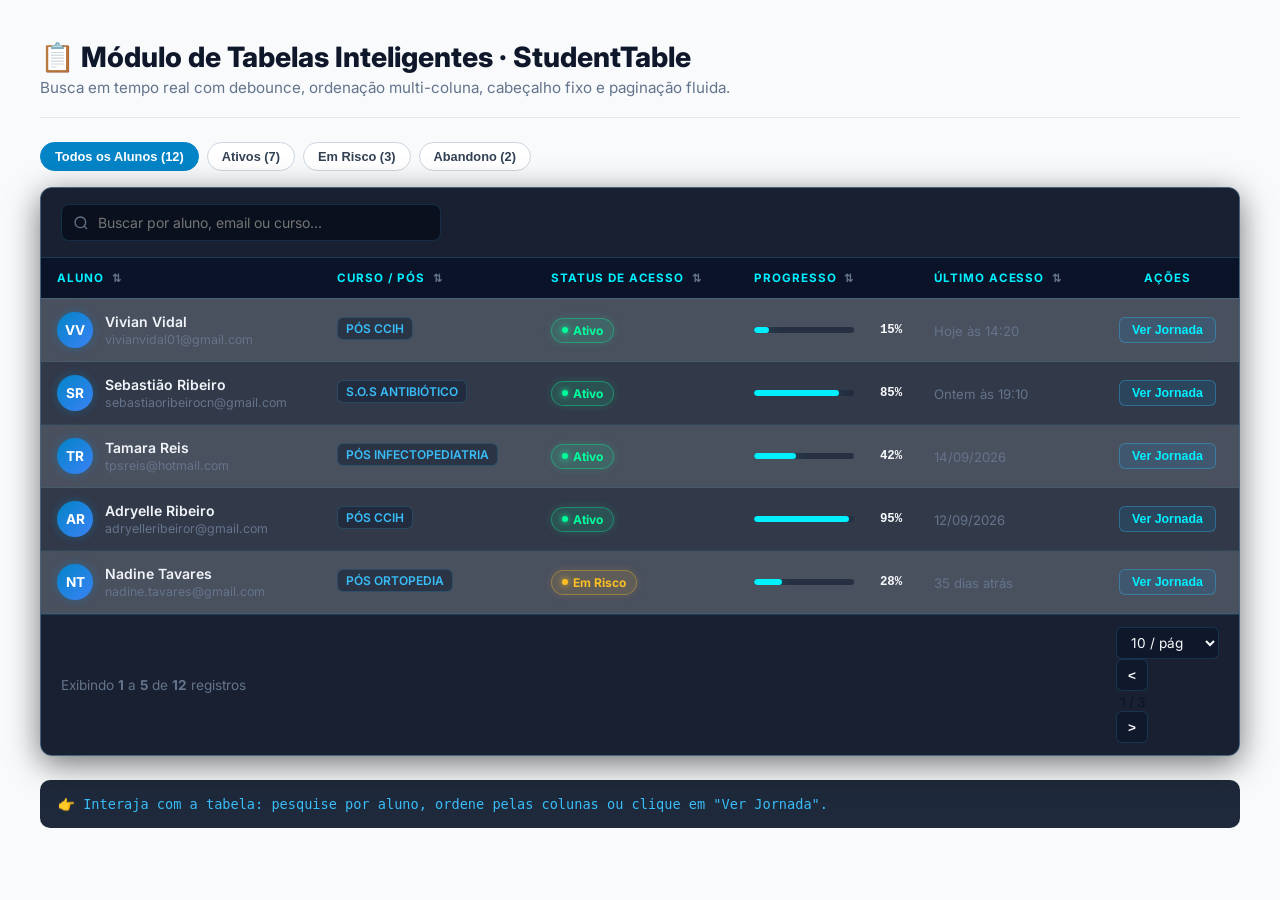
<file: components/tables/demo.html>
<!DOCTYPE html>
<html lang="pt-BR">
<head>
  <meta charset="UTF-8">
  <meta name="viewport" content="width=device-width, initial-scale=1.0">
  <title>Laboratório de Componentes · Módulo de Tabelas</title>
  <link rel="stylesheet" href="tables.css">
  <link href="https://fonts.googleapis.com/css2?family=Inter:wght@400;500;600;700;800&display=swap" rel="stylesheet">
  <style>
    * { box-sizing: border-box; margin: 0; padding: 0; }
    body {
      font-family: 'Inter', sans-serif;
      background: #f8fafc;
      color: #0f172a;
      padding: 40px 24px;
      min-height: 100vh;
    }
    .demo-container {
      max-width: 1200px;
      margin: 0 auto;
    }
    .demo-header {
      margin-bottom: 24px;
      padding-bottom: 20px;
      border-bottom: 1px solid #e2e8f0;
      display: flex;
      justify-content: space-between;
      align-items: center;
    }
    .demo-header h1 {
      font-size: 1.75rem;
      font-weight: 800;
    }
    .demo-header p {
      color: #64748b;
      font-size: 0.95rem;
      margin-top: 4px;
    }
    .log-box {
      background: #1e293b;
      color: #38bdf8;
      font-family: monospace;
      font-size: 0.85rem;
      padding: 14px 18px;
      border-radius: 10px;
      margin-top: 24px;
      min-height: 48px;
      display: flex;
      align-items: center;
    }
    .filter-chips {
      display: flex;
      gap: 8px;
      margin-bottom: 16px;
    }
    .chip {
      padding: 6px 14px;
      border-radius: 20px;
      font-size: 0.8rem;
      font-weight: 600;
      background: #ffffff;
      border: 1px solid #cbd5e1;
      color: #334155;
      cursor: pointer;
      transition: all 0.15s;
    }
    .chip.active {
      background: #0284c7;
      color: #ffffff;
      border-color: #0284c7;
    }
  </style>
</head>
<body>
  <div class="demo-container">
    <div class="demo-header">
      <div>
        <h1>📋 Módulo de Tabelas Inteligentes · StudentTable</h1>
        <p>Busca em tempo real com debounce, ordenação multi-coluna, cabeçalho fixo e paginação fluida.</p>
      </div>
    </div>

    <!-- Filtros Rápidos por Status -->
    <div class="filter-chips" id="status-filters">
      <button class="chip active" data-status="all">Todos os Alunos (12)</button>
      <button class="chip" data-status="ativo">Ativos (7)</button>
      <button class="chip" data-status="risco">Em Risco (3)</button>
      <button class="chip" data-status="abandono">Abandono (2)</button>
    </div>

    <!-- Container da Tabela -->
    <div id="student-table-container"></div>

    <!-- Log de Interação -->
    <div class="log-box" id="log-box">
      👉 Interaja com a tabela: pesquise por aluno, ordene pelas colunas ou clique em "Ver Jornada".
    </div>
  </div>

  <script type="module">
    import { StudentTable } from './index.js';

    const mockStudents = [
      { id: 1, nome: "Vivian Vidal", email: "vivianvidal01@gmail.com", curso: "PÓS CCIH", status: "Ativo", progresso: 15, aulas_assistidas: 6, total_aulas: 40, ultimo_acesso: "Hoje às 14:20" },
      { id: 2, nome: "Sebastião Ribeiro", email: "sebastiaoribeirocn@gmail.com", curso: "S.O.S ANTIBIÓTICO", status: "Ativo", progresso: 85, aulas_assistidas: 34, total_aulas: 40, ultimo_acesso: "Ontem às 19:10" },
      { id: 3, nome: "Tamara Reis", email: "tpsreis@hotmail.com", curso: "PÓS INFECTOPEDIATRIA", status: "Ativo", progresso: 42, aulas_assistidas: 17, total_aulas: 40, ultimo_acesso: "14/09/2026" },
      { id: 4, nome: "Adryelle Ribeiro", email: "adryelleribeiror@gmail.com", curso: "PÓS CCIH", status: "Ativo", progresso: 95, aulas_assistidas: 38, total_aulas: 40, ultimo_acesso: "12/09/2026" },
      { id: 5, nome: "Nadine Tavares", email: "nadine.tavares@gmail.com", curso: "PÓS ORTOPEDIA", status: "Em Risco", progresso: 28, aulas_assistidas: 11, total_aulas: 40, ultimo_acesso: "35 dias atrás" },
      { id: 6, nome: "Carlos Eduardo Silva", email: "carlosedu@gmail.com", curso: "PÓS IMUNODEPRIMIDOS", status: "Em Risco", progresso: 18, aulas_assistidas: 7, total_aulas: 40, ultimo_acesso: "42 dias atrás" },
      { id: 7, nome: "Juliana Mendes", email: "julianamendes@gmail.com", curso: "PÓS CCIH", status: "Ativo", progresso: 64, aulas_assistidas: 25, total_aulas: 40, ultimo_acesso: "10/09/2026" },
      { id: 8, nome: "Fernando Castro", email: "fcastro@uol.com.br", curso: "S.O.S ANTIBIÓTICO", status: "Abandono", progresso: 5, aulas_assistidas: 2, total_aulas: 40, ultimo_acesso: "75 dias atrás" },
      { id: 9, nome: "Patrícia Lima", email: "patricialima@gmail.com", curso: "PÓS INFECTOPEDIATRIA", status: "Ativo", progresso: 52, aulas_assistidas: 21, total_aulas: 40, ultimo_acesso: "13/09/2026" },
      { id: 10, nome: "Rodrigo Barbosa", email: "rbarbosa@med.br", curso: "PÓS ORTOPEDIA", status: "Em Risco", progresso: 30, aulas_assistidas: 12, total_aulas: 40, ultimo_acesso: "38 dias atrás" },
      { id: 11, nome: "Mariana Costa", email: "marianacosta@yahoo.com.br", curso: "PÓS CCIH", status: "Abandono", progresso: 0, aulas_assistidas: 0, total_aulas: 40, ultimo_acesso: "89 dias atrás" },
      { id: 12, nome: "Lucas Fontes", email: "lucasfontes@gmail.com", curso: "S.O.S ANTIBIÓTICO", status: "Ativo", progresso: 78, aulas_assistidas: 31, total_aulas: 40, ultimo_acesso: "Hoje às 10:15" }
    ];

    const logEl = document.getElementById('log-box');
    function log(msg) {
      logEl.innerHTML = `⚡ <strong>Evento:</strong> ${msg}`;
    }

    // Instancia a StudentTable
    const studentTable = new StudentTable({
      students: mockStudents,
      pageSize: 5,
      onVerJornada: (student) => {
        log(`Abrindo Modal da Jornada do Aluno: <strong>${student.nome}</strong> (${student.email}) - Curso: ${student.curso}`);
      },
      onRowClick: (student) => {
        log(`Linha clicada: <strong>${student.nome}</strong> - Progresso: ${student.progresso}%`);
      }
    }).mount('#student-table-container');

    // Filtros rápidos
    document.querySelectorAll('#status-filters .chip').forEach(btn => {
      btn.addEventListener('click', () => {
        document.querySelectorAll('#status-filters .chip').forEach(c => c.classList.remove('active'));
        btn.classList.add('active');

        const status = btn.dataset.status;
        if (status === 'all') {
          studentTable.setData(mockStudents);
          log('Exibindo todos os alunos.');
        } else {
          const filtered = mockStudents.filter(s => s.status.toLowerCase().includes(status));
          studentTable.setData(filtered);
          log(`Filtrando alunos por status: <strong>${status.toUpperCase()}</strong> (${filtered.length} encontrados)`);
        }
      });
    });
  </script>
</body>
</html>
</file>
<file: components/theme/hud-theme.css>
/* ==========================================================================
   InfectoCast Dark Command-Center (Sci-Fi HUD Analytics) Design System
   ========================================================================== */

:root {
  --hud-font: 'Inter', -apple-system, BlinkMacSystemFont, 'Segoe UI', Roboto, sans-serif;
  --hud-mono: 'JetBrains Mono', 'Courier New', monospace;
  
  /* Backgrounds & Voide Surfaces */
  --hud-bg-base: #030712;
  --hud-bg-surface: rgba(15, 23, 42, 0.75);
  --hud-bg-surface-solid: #0b1329;
  --hud-bg-hover: rgba(30, 41, 59, 0.7);
  --hud-bg-elevated: rgba(30, 41, 59, 0.85);

  /* Borders & Grid */
  --hud-border: rgba(56, 189, 248, 0.18);
  --hud-border-bright: rgba(56, 189, 248, 0.45);
  --hud-grid-line: rgba(56, 189, 248, 0.05);

  /* Typography */
  --hud-text-primary: #f8fafc;
  --hud-text-secondary: #94a3b8;
  --hud-text-muted: #64748b;

  /* Neon HUD Accents */
  --hud-cyan: #00f0ff;
  --hud-cyan-dim: #0284c7;
  --hud-cyan-glow: 0 0 16px rgba(0, 240, 255, 0.35);

  --hud-emerald: #00ff9d;
  --hud-emerald-dim: #059669;
  --hud-emerald-glow: 0 0 16px rgba(0, 255, 157, 0.35);

  --hud-amber: #fbbf24;
  --hud-amber-dim: #d97706;
  --hud-amber-glow: 0 0 16px rgba(251, 191, 36, 0.35);

  --hud-rose: #ff3366;
  --hud-rose-dim: #e11d48;
  --hud-rose-glow: 0 0 16px rgba(255, 51, 102, 0.35);

  --hud-purple: #c084fc;
  --hud-purple-dim: #9333ea;
  --hud-purple-glow: 0 0 16px rgba(192, 132, 252, 0.35);

  /* Shadows */
  --hud-shadow: 0 8px 32px 0 rgba(0, 0, 0, 0.55);
  --hud-shadow-hover: 0 12px 40px -4px rgba(0, 240, 255, 0.15), 0 0 20px rgba(0, 0, 0, 0.8);
  --hud-radius: 12px;
}

/* Background com Matriz Sci-Fi */
body.hud-theme {
  background-color: var(--hud-bg-base);
  background-image: 
    radial-gradient(circle at 50% 0%, rgba(2, 132, 199, 0.15) 0%, transparent 60%),
    linear-gradient(to right, var(--hud-grid-line) 1px, transparent 1px),
    linear-gradient(to bottom, var(--hud-grid-line) 1px, transparent 1px);
  background-size: 100% 100%, 36px 36px, 36px 36px;
  color: var(--hud-text-primary);
  font-family: var(--hud-font);
  min-height: 100vh;
}

/* Badge de Status Live Pulsing */
.hud-pulse-dot {
  width: 8px;
  height: 8px;
  border-radius: 50%;
  background: var(--hud-cyan);
  box-shadow: 0 0 10px var(--hud-cyan);
  display: inline-block;
  animation: hudPulse 2s infinite;
}

@keyframes hudPulse {
  0% { transform: scale(0.95); box-shadow: 0 0 0 0 rgba(0, 240, 255, 0.7); }
  70% { transform: scale(1.1); box-shadow: 0 0 0 8px rgba(0, 240, 255, 0); }
  100% { transform: scale(0.95); box-shadow: 0 0 0 0 rgba(0, 240, 255, 0); }
}

/* Efeito Scanline Shimmer */
.hud-scanline {
  position: relative;
  overflow: hidden;
}

.hud-scanline::after {
  content: '';
  position: absolute;
  top: 0; left: -100%; width: 100%; height: 100%;
  background: linear-gradient(90deg, transparent, rgba(0, 240, 255, 0.08), transparent);
  animation: hudScan 4s infinite linear;
  pointer-events: none;
}

@keyframes hudScan {
  0% { left: -100%; }
  100% { left: 100%; }
}
</file>
<file: components/kpi/kpi.css>
/* ==========================================================================
   InfectoCast KPI Component Module CSS - Dark Command-Center Edition
   ========================================================================== */

@import '../theme/hud-theme.css';

/* Grid Container */
.kpi-grid {
  display: grid;
  gap: 16px;
  width: 100%;
  margin-bottom: 24px;
}

.kpi-grid-cols-1 { grid-template-columns: 1fr; }
.kpi-grid-cols-2 { grid-template-columns: repeat(2, 1fr); }
.kpi-grid-cols-3 { grid-template-columns: repeat(3, 1fr); }
.kpi-grid-cols-4 { grid-template-columns: repeat(4, 1fr); }
.kpi-grid-cols-5 { grid-template-columns: repeat(5, 1fr); }
.kpi-grid-cols-6 { grid-template-columns: repeat(6, 1fr); }
.kpi-grid-auto { grid-template-columns: repeat(auto-fit, minmax(240px, 1fr)); }

@media (max-width: 1024px) {
  .kpi-grid-cols-4, .kpi-grid-cols-5, .kpi-grid-cols-6 { grid-template-columns: repeat(2, 1fr); }
}
@media (max-width: 640px) {
  .kpi-grid-cols-2, .kpi-grid-cols-3, .kpi-grid-cols-4, .kpi-grid-cols-5, .kpi-grid-cols-6 { grid-template-columns: 1fr; }
}

/* Card Individual Dark HUD */
.kpi-card {
  position: relative;
  background: var(--hud-bg-surface);
  backdrop-filter: blur(12px);
  -webkit-backdrop-filter: blur(12px);
  border: 1px solid var(--hud-border);
  border-radius: var(--hud-radius);
  padding: 18px 20px;
  box-shadow: var(--hud-shadow);
  display: flex;
  flex-direction: column;
  justify-content: space-between;
  transition: all 0.22s cubic-bezier(0.16, 1, 0.3, 1);
  box-sizing: border-box;
  overflow: hidden;
  font-family: var(--hud-font);
}

.kpi-card::before {
  content: '';
  position: absolute;
  top: 0; left: 0; width: 100%; height: 2px;
  background: linear-gradient(90deg, transparent, var(--hud-border-bright), transparent);
  opacity: 0.5;
}

.kpi-card.interactive {
  cursor: pointer;
  user-select: none;
}

.kpi-card.interactive:hover {
  transform: translateY(-3px);
  border-color: var(--hud-border-bright);
  box-shadow: var(--hud-shadow-hover);
  background: var(--hud-bg-hover);
}

.kpi-card.selected {
  border-color: var(--hud-cyan);
  box-shadow: 0 0 0 2px rgba(0, 240, 255, 0.25), var(--hud-cyan-glow);
}

/* Cabeçalho */
.kpi-card-header {
  display: flex;
  align-items: center;
  justify-content: space-between;
  gap: 10px;
  margin-bottom: 10px;
}

.kpi-card-title-wrap {
  display: flex;
  align-items: center;
  gap: 6px;
  flex: 1;
}

.kpi-card-title {
  font-size: 0.775rem;
  font-weight: 700;
  text-transform: uppercase;
  letter-spacing: 0.08em;
  color: var(--hud-text-secondary);
  margin: 0;
  white-space: nowrap;
  overflow: hidden;
  text-overflow: ellipsis;
}

.kpi-card-icon {
  width: 32px;
  height: 32px;
  border-radius: 8px;
  display: flex;
  align-items: center;
  justify-content: center;
  flex-shrink: 0;
}

.kpi-card-icon svg {
  width: 16px;
  height: 16px;
}

/* Cores de Destaque Neon */
.kpi-card-blue .kpi-card-icon { background: rgba(0, 240, 255, 0.12); color: var(--hud-cyan); border: 1px solid rgba(0, 240, 255, 0.3); }
.kpi-card-emerald .kpi-card-icon { background: rgba(0, 255, 157, 0.12); color: var(--hud-emerald); border: 1px solid rgba(0, 255, 157, 0.3); }
.kpi-card-amber .kpi-card-icon { background: rgba(251, 191, 36, 0.12); color: var(--hud-amber); border: 1px solid rgba(251, 191, 36, 0.3); }
.kpi-card-rose .kpi-card-icon { background: rgba(255, 51, 102, 0.12); color: var(--hud-rose); border: 1px solid rgba(255, 51, 102, 0.3); }
.kpi-card-purple .kpi-card-icon { background: rgba(192, 132, 252, 0.12); color: var(--hud-purple); border: 1px solid rgba(192, 132, 252, 0.3); }
.kpi-card-cyan .kpi-card-icon { background: rgba(0, 240, 255, 0.12); color: var(--hud-cyan); border: 1px solid rgba(0, 240, 255, 0.3); }

/* Corpo e Valores */
.kpi-card-body {
  display: flex;
  align-items: baseline;
  justify-content: space-between;
  gap: 12px;
  margin-bottom: 8px;
}

.kpi-card-value {
  font-size: 1.9rem;
  font-weight: 800;
  color: var(--hud-text-primary);
  line-height: 1.1;
  letter-spacing: -0.02em;
  font-feature-settings: "tnum";
}

.kpi-card-blue .kpi-card-value { color: #e0f2fe; text-shadow: 0 0 16px rgba(0, 240, 255, 0.3); }
.kpi-card-emerald .kpi-card-value { color: #dcfce7; text-shadow: 0 0 16px rgba(0, 255, 157, 0.3); }
.kpi-card-amber .kpi-card-value { color: #fef3c7; text-shadow: 0 0 16px rgba(251, 191, 36, 0.3); }
.kpi-card-rose .kpi-card-value { color: #ffe4e6; text-shadow: 0 0 16px rgba(255, 51, 102, 0.3); }
.kpi-card-purple .kpi-card-value { color: #f3e8ff; text-shadow: 0 0 16px rgba(192, 132, 252, 0.3); }
.kpi-card-cyan .kpi-card-value { color: #ecfeff; text-shadow: 0 0 16px rgba(0, 240, 255, 0.3); }

/* Badges de Tendência */
.kpi-trend {
  display: inline-flex;
  align-items: center;
  gap: 4px;
  padding: 3px 8px;
  border-radius: 20px;
  font-size: 0.75rem;
  font-weight: 700;
}

.kpi-trend-up { background: rgba(0, 255, 157, 0.15); color: var(--hud-emerald); border: 1px solid rgba(0, 255, 157, 0.3); }
.kpi-trend-down { background: rgba(255, 51, 102, 0.15); color: var(--hud-rose); border: 1px solid rgba(255, 51, 102, 0.3); }
.kpi-trend-neutral { background: rgba(148, 163, 184, 0.15); color: #cbd5e1; border: 1px solid rgba(148, 163, 184, 0.3); }

/* Rodapé / Subtítulo */
.kpi-card-footer {
  margin-top: 4px;
}

.kpi-card-subtitle {
  font-size: 0.8rem;
  color: var(--hud-text-muted);
  margin: 0;
  display: flex;
  align-items: center;
  justify-content: space-between;
}

/* Barra de Progresso Neon */
.kpi-progress-bar {
  width: 100%;
  height: 5px;
  background: rgba(30, 41, 59, 0.9);
  border-radius: 999px;
  margin-top: 8px;
  overflow: hidden;
}

.kpi-progress-fill {
  height: 100%;
  border-radius: 999px;
  transition: width 0.6s cubic-bezier(0.16, 1, 0.3, 1);
}

.kpi-card-blue .kpi-progress-fill { background: var(--hud-cyan); box-shadow: var(--hud-cyan-glow); }
.kpi-card-emerald .kpi-progress-fill { background: var(--hud-emerald); box-shadow: var(--hud-emerald-glow); }
.kpi-card-amber .kpi-progress-fill { background: var(--hud-amber); box-shadow: var(--hud-amber-glow); }
.kpi-card-rose .kpi-progress-fill { background: var(--hud-rose); box-shadow: var(--hud-rose-glow); }
.kpi-card-purple .kpi-progress-fill { background: var(--hud-purple); box-shadow: var(--hud-purple-glow); }
.kpi-card-cyan .kpi-progress-fill { background: var(--hud-cyan); box-shadow: var(--hud-cyan-glow); }

.kpi-info-icon {
  color: var(--hud-text-muted);
  cursor: help;
  display: inline-flex;
}
.kpi-info-icon:hover { color: var(--hud-cyan); }

/* Shimmer Laser Scan */
.kpi-card.loading .kpi-card-value,
.kpi-card.loading .kpi-card-title,
.kpi-card.loading .kpi-card-subtitle {
  color: transparent !important;
  background: linear-gradient(90deg, rgba(30,41,59,0.5) 25%, rgba(56,189,248,0.2) 50%, rgba(30,41,59,0.5) 75%);
  background-size: 200% 100%;
  animation: kpiShimmer 1.5s infinite;
  border-radius: 4px;
}

@keyframes kpiShimmer {
  0% { background-position: 200% 0; }
  100% { background-position: -200% 0; }
}
</file>
<file: components/tables/tables.css>
/* ==========================================================================
   InfectoCast Tables Component Module CSS - Dark Command-Center Edition
   ========================================================================== */

@import '../theme/hud-theme.css';

.datatable-wrapper {
  background: var(--hud-bg-surface);
  backdrop-filter: blur(12px);
  -webkit-backdrop-filter: blur(12px);
  border: 1px solid var(--hud-border);
  border-radius: var(--hud-radius);
  box-shadow: var(--hud-shadow);
  display: flex;
  flex-direction: column;
  overflow: hidden;
  font-family: var(--hud-font);
  margin-bottom: 24px;
}

/* Toolbar */
.datatable-toolbar {
  padding: 16px 20px;
  border-bottom: 1px solid var(--hud-border);
  display: flex;
  align-items: center;
  justify-content: space-between;
  gap: 16px;
  background: rgba(15, 23, 42, 0.85);
  flex-wrap: wrap;
}

.datatable-search-box {
  position: relative;
  display: flex;
  align-items: center;
  flex: 1;
  max-width: 380px;
}

.datatable-search-icon {
  position: absolute;
  left: 12px;
  width: 16px;
  height: 16px;
  color: var(--hud-text-muted);
}

.datatable-search-input {
  width: 100%;
  padding: 9px 12px 9px 36px;
  border: 1px solid var(--hud-border);
  border-radius: 8px;
  font-size: 0.875rem;
  font-family: inherit;
  color: var(--hud-text-primary);
  background: rgba(3, 7, 18, 0.6);
  transition: all 0.15s ease;
}

.datatable-search-input:focus {
  outline: none;
  border-color: var(--hud-cyan);
  background: rgba(15, 23, 42, 0.9);
  box-shadow: 0 0 0 3px rgba(0, 240, 255, 0.18), var(--hud-cyan-glow);
}

/* Tabela */
.datatable-scroll-area {
  overflow-x: auto;
  max-height: 600px;
  position: relative;
}

.datatable-table {
  width: 100%;
  border-collapse: collapse;
  text-align: left;
  font-size: 0.875rem;
}

/* Cabeçalho Sticky */
.datatable-table thead {
  position: sticky;
  top: 0;
  z-index: 10;
  background: #0b1329;
}

.datatable-table th {
  padding: 13px 16px;
  font-size: 0.725rem;
  font-weight: 700;
  text-transform: uppercase;
  letter-spacing: 0.08em;
  color: var(--hud-cyan);
  border-bottom: 1px solid var(--hud-border);
  white-space: nowrap;
  user-select: none;
}

.datatable-table th.sortable {
  cursor: pointer;
  transition: background 0.15s;
}

.datatable-table th.sortable:hover {
  background: rgba(30, 41, 59, 0.9);
  color: #ffffff;
}

.datatable-sort-indicator {
  display: inline-block;
  margin-left: 4px;
  font-size: 0.7rem;
  color: var(--hud-text-muted);
}

.datatable-table th.sorted-asc .datatable-sort-indicator,
.datatable-table th.sorted-desc .datatable-sort-indicator {
  color: var(--hud-cyan);
  text-shadow: var(--hud-cyan-glow);
}

/* Linhas e Células */
.datatable-table tbody tr {
  border-bottom: 1px solid rgba(56, 189, 248, 0.08);
  transition: background 0.12s ease;
}

.datatable-table tbody tr:nth-child(even) {
  background: rgba(15, 23, 42, 0.4);
}

.datatable-table tbody tr:hover {
  background: rgba(30, 41, 59, 0.8) !important;
}

.datatable-table td {
  padding: 13px 16px;
  color: var(--hud-text-primary);
  vertical-align: middle;
}

/* Aluno Info */
.student-cell {
  display: flex;
  align-items: center;
  gap: 12px;
}

.student-avatar {
  width: 36px;
  height: 36px;
  border-radius: 50%;
  background: linear-gradient(135deg, #0284c7, #3b82f6);
  color: #ffffff;
  display: flex;
  align-items: center;
  justify-content: center;
  font-weight: 700;
  font-size: 0.85rem;
  box-shadow: 0 0 10px rgba(2, 132, 199, 0.4);
  flex-shrink: 0;
}

.student-name {
  font-weight: 600;
  color: #f1f5f9;
}

.student-email {
  font-size: 0.775rem;
  color: var(--hud-text-muted);
}

/* Badges de Status Neon */
.status-badge {
  display: inline-flex;
  align-items: center;
  gap: 5px;
  padding: 4px 10px;
  border-radius: 20px;
  font-size: 0.75rem;
  font-weight: 700;
  white-space: nowrap;
}

.status-ativo { background: rgba(0, 255, 157, 0.12); color: var(--hud-emerald); border: 1px solid rgba(0, 255, 157, 0.35); box-shadow: 0 0 8px rgba(0, 255, 157, 0.15); }
.status-risco { background: rgba(251, 191, 36, 0.12); color: var(--hud-amber); border: 1px solid rgba(251, 191, 36, 0.35); box-shadow: 0 0 8px rgba(251, 191, 36, 0.15); }
.status-abandono { background: rgba(255, 51, 102, 0.12); color: var(--hud-rose); border: 1px solid rgba(255, 51, 102, 0.35); box-shadow: 0 0 8px rgba(255, 51, 102, 0.15); }
.status-nunca { background: rgba(148, 163, 184, 0.1); color: var(--hud-text-muted); border: 1px solid rgba(148, 163, 184, 0.2); }

.status-dot {
  width: 6px;
  height: 6px;
  border-radius: 50%;
  background: currentColor;
  box-shadow: 0 0 6px currentColor;
}

/* Barra de Progresso na Tabela */
.table-progress-wrap {
  display: flex;
  align-items: center;
  gap: 10px;
  min-width: 130px;
}

.table-progress-bar {
  flex: 1;
  height: 6px;
  background: rgba(30, 41, 59, 0.8);
  border-radius: 999px;
  overflow: hidden;
}

.table-progress-fill {
  height: 100%;
  border-radius: 999px;
  background: var(--hud-cyan);
  box-shadow: var(--hud-cyan-glow);
}

.table-progress-text {
  font-size: 0.775rem;
  font-weight: 700;
  color: var(--hud-text-primary);
  width: 38px;
  text-align: right;
  font-family: var(--hud-mono);
}

/* Tags de Curso */
.course-tag {
  display: inline-block;
  padding: 3px 8px;
  background: rgba(30, 41, 59, 0.7);
  color: #38bdf8;
  border: 1px solid rgba(56, 189, 248, 0.2);
  border-radius: 6px;
  font-size: 0.75rem;
  font-weight: 600;
  max-width: 220px;
  overflow: hidden;
  text-overflow: ellipsis;
  white-space: nowrap;
}

/* Botão de Ação */
.action-btn {
  padding: 5px 12px;
  background: rgba(2, 132, 199, 0.15);
  border: 1px solid rgba(56, 189, 248, 0.35);
  border-radius: 6px;
  font-size: 0.775rem;
  font-weight: 700;
  color: var(--hud-cyan);
  cursor: pointer;
  transition: all 0.15s ease;
}

.action-btn:hover {
  background: var(--hud-cyan-dim);
  color: #ffffff;
  box-shadow: var(--hud-cyan-glow);
  border-color: var(--hud-cyan);
}

/* Paginação */
.datatable-pagination {
  padding: 12px 20px;
  border-top: 1px solid var(--hud-border);
  display: flex;
  align-items: center;
  justify-content: space-between;
  background: rgba(15, 23, 42, 0.85);
  flex-wrap: wrap;
  gap: 12px;
}

.datatable-page-info {
  font-size: 0.85rem;
  color: var(--hud-text-muted);
}

.datatable-page-btn {
  min-width: 32px;
  height: 32px;
  padding: 0 8px;
  border: 1px solid var(--hud-border);
  background: rgba(15, 23, 42, 0.8);
  border-radius: 6px;
  font-size: 0.85rem;
  font-weight: 600;
  color: var(--hud-text-primary);
  display: flex;
  align-items: center;
  justify-content: center;
  cursor: pointer;
  transition: all 0.15s ease;
}

.datatable-page-btn:hover:not(:disabled) {
  background: rgba(30, 41, 59, 0.9);
  border-color: var(--hud-cyan);
}

.datatable-page-btn.active {
  background: var(--hud-cyan-dim);
  color: #ffffff;
  border-color: var(--hud-cyan);
  box-shadow: var(--hud-cyan-glow);
}

.datatable-page-size {
  padding: 6px 10px;
  border: 1px solid var(--hud-border);
  border-radius: 6px;
  font-size: 0.85rem;
  font-family: inherit;
  color: var(--hud-text-primary);
  background: rgba(15, 23, 42, 0.9);
}

.datatable-empty {
  padding: 48px 24px;
  text-align: center;
  color: var(--hud-text-muted);
}
</file>
<file: components/charts/charts.css>
/* ==========================================================================
   InfectoCast Charts Component Module CSS - Dark Command-Center Edition
   ========================================================================== */

@import '../theme/hud-theme.css';

.chart-card {
  background: var(--hud-bg-surface);
  backdrop-filter: blur(12px);
  -webkit-backdrop-filter: blur(12px);
  border: 1px solid var(--hud-border);
  border-radius: var(--hud-radius);
  box-shadow: var(--hud-shadow);
  padding: 20px 24px;
  display: flex;
  flex-direction: column;
  box-sizing: border-box;
  font-family: var(--hud-font);
  margin-bottom: 24px;
  position: relative;
}

.chart-card::before {
  content: '';
  position: absolute;
  top: 0; left: 0; width: 100%; height: 2px;
  background: linear-gradient(90deg, transparent, var(--hud-border-bright), transparent);
  opacity: 0.5;
}

.chart-header {
  display: flex;
  align-items: center;
  justify-content: space-between;
  margin-bottom: 18px;
  flex-wrap: wrap;
  gap: 12px;
}

.chart-title-wrap {
  display: flex;
  flex-direction: column;
}

.chart-title {
  font-size: 1.05rem;
  font-weight: 700;
  color: var(--hud-text-primary);
  margin: 0;
  display: flex;
  align-items: center;
  gap: 8px;
}

.chart-subtitle {
  font-size: 0.8rem;
  color: var(--hud-text-muted);
  margin-top: 2px;
}

.chart-legend {
  display: flex;
  align-items: center;
  gap: 16px;
  font-size: 0.8rem;
  color: var(--hud-text-secondary);
  flex-wrap: wrap;
}

.chart-legend-item {
  display: flex;
  align-items: center;
  gap: 6px;
  cursor: pointer;
  user-select: none;
}

.chart-legend-color {
  width: 12px;
  height: 12px;
  border-radius: 3px;
}

.chart-canvas-container {
  position: relative;
  width: 100%;
  height: 280px;
}

.chart-canvas {
  width: 100% !important;
  height: 100% !important;
  display: block;
}

/* Tooltip Sci-Fi HUD */
.chart-tooltip {
  position: absolute;
  background: rgba(3, 7, 18, 0.95);
  border: 1px solid var(--hud-cyan);
  color: #ffffff;
  padding: 8px 12px;
  border-radius: 8px;
  font-size: 0.775rem;
  pointer-events: none;
  box-shadow: 0 10px 25px -5px rgba(0, 0, 0, 0.5), var(--hud-cyan-glow);
  z-index: 50;
  opacity: 0;
  transition: opacity 0.12s ease, transform 0.12s ease;
  transform: translate(-50%, -110%);
  white-space: nowrap;
}

.chart-tooltip-title {
  font-weight: 700;
  margin-bottom: 4px;
  color: var(--hud-cyan);
  font-size: 0.725rem;
  text-transform: uppercase;
  letter-spacing: 0.06em;
}

.chart-tooltip-row {
  display: flex;
  align-items: center;
  justify-content: space-between;
  gap: 12px;
}

.chart-tooltip-val {
  font-weight: 700;
  color: #ffffff;
  font-family: var(--hud-mono);
}

/* Funil */
.funnel-container {
  display: flex;
  flex-direction: column;
  gap: 14px;
  padding: 10px 0;
}

.funnel-stage {
  display: flex;
  flex-direction: column;
  gap: 5px;
}

.funnel-stage-header {
  display: flex;
  justify-content: space-between;
  font-size: 0.85rem;
  font-weight: 600;
  color: var(--hud-text-secondary);
}

.funnel-stage-bar-wrap {
  width: 100%;
  height: 28px;
  background: rgba(30, 41, 59, 0.8);
  border: 1px solid rgba(56, 189, 248, 0.15);
  border-radius: 6px;
  overflow: hidden;
  position: relative;
  display: flex;
  align-items: center;
}

.funnel-stage-bar-fill {
  height: 100%;
  border-radius: 6px;
  transition: width 0.6s cubic-bezier(0.16, 1, 0.3, 1);
}

.funnel-stage-bar-label {
  position: absolute;
  left: 12px;
  font-size: 0.8rem;
  font-weight: 800;
  color: #ffffff;
  text-shadow: 0 1px 3px rgba(0,0,0,0.8);
  z-index: 2;
  font-family: var(--hud-mono);
}
</file>
<file: components/modals/modals.css>
/* ==========================================================================
   InfectoCast Modals Component Module CSS - Dark Command-Center Edition
   ========================================================================== */

@import '../theme/hud-theme.css';

body.modal-open {
  overflow: hidden !important;
}

.modal-overlay {
  position: fixed;
  top: 0; left: 0; right: 0; bottom: 0;
  background: rgba(3, 7, 18, 0.85);
  backdrop-filter: blur(8px);
  -webkit-backdrop-filter: blur(8px);
  display: flex;
  align-items: center;
  justify-content: center;
  z-index: 9999;
  opacity: 0;
  visibility: hidden;
  transition: opacity 0.22s cubic-bezier(0.16, 1, 0.3, 1), visibility 0.22s;
  padding: 20px;
  box-sizing: border-box;
}

.modal-overlay.open {
  opacity: 1;
  visibility: visible;
}

.modal-dialog {
  background: var(--hud-bg-surface-solid);
  border: 1px solid var(--hud-border-bright);
  border-radius: var(--hud-radius);
  box-shadow: 0 25px 50px -12px rgba(0, 0, 0, 0.85), var(--hud-cyan-glow);
  width: 100%;
  max-width: 680px;
  max-height: 90vh;
  display: flex;
  flex-direction: column;
  overflow: hidden;
  font-family: var(--hud-font);
  transform: scale(0.95) translateY(10px);
  transition: transform 0.25s cubic-bezier(0.16, 1, 0.3, 1);
  color: var(--hud-text-primary);
}

.modal-dialog-large { max-width: 860px; }
.modal-dialog-small { max-width: 460px; }

.modal-overlay.open .modal-dialog {
  transform: scale(1) translateY(0);
}

.modal-header {
  padding: 18px 24px;
  border-bottom: 1px solid var(--hud-border);
  display: flex;
  align-items: center;
  justify-content: space-between;
  background: rgba(15, 23, 42, 0.95);
  position: sticky;
  top: 0;
  z-index: 10;
}

.modal-title {
  font-size: 1.15rem;
  font-weight: 800;
  color: var(--hud-text-primary);
  margin: 0;
  display: flex;
  align-items: center;
  gap: 8px;
}

.modal-close-btn {
  width: 32px;
  height: 32px;
  border-radius: 8px;
  border: 1px solid var(--hud-border);
  background: rgba(30, 41, 59, 0.8);
  color: var(--hud-text-muted);
  display: flex;
  align-items: center;
  justify-content: center;
  font-size: 1.25rem;
  cursor: pointer;
  transition: all 0.15s ease;
}

.modal-close-btn:hover {
  background: rgba(255, 51, 102, 0.2);
  color: var(--hud-rose);
  border-color: var(--hud-rose);
}

.modal-body {
  padding: 24px;
  overflow-y: auto;
  flex: 1;
  color: var(--hud-text-secondary);
  font-size: 0.9rem;
}

.student-profile-header {
  display: flex;
  align-items: center;
  gap: 16px;
  padding-bottom: 20px;
  margin-bottom: 20px;
  border-bottom: 1px solid var(--hud-border);
}

.student-profile-avatar {
  width: 56px;
  height: 56px;
  border-radius: 50%;
  background: linear-gradient(135deg, #0284c7, #38bdf8);
  color: #ffffff;
  display: flex;
  align-items: center;
  justify-content: center;
  font-weight: 800;
  font-size: 1.25rem;
  box-shadow: var(--hud-cyan-glow);
  flex-shrink: 0;
}

.student-profile-name {
  font-size: 1.2rem;
  font-weight: 800;
  color: #ffffff;
}

.student-profile-meta {
  display: flex;
  gap: 12px;
  font-size: 0.8rem;
  color: var(--hud-text-muted);
  margin-top: 4px;
  flex-wrap: wrap;
}

.modal-stat-grid {
  display: grid;
  grid-template-columns: repeat(4, 1fr);
  gap: 12px;
  margin-bottom: 24px;
}

@media (max-width: 640px) {
  .modal-stat-grid { grid-template-columns: repeat(2, 1fr); }
}

.modal-stat-card {
  background: rgba(15, 23, 42, 0.7);
  border: 1px solid var(--hud-border);
  border-radius: 10px;
  padding: 12px 14px;
  display: flex;
  flex-direction: column;
}

.modal-stat-label {
  font-size: 0.725rem;
  font-weight: 700;
  text-transform: uppercase;
  color: var(--hud-text-muted);
  letter-spacing: 0.04em;
}

.modal-stat-val {
  font-size: 1.25rem;
  font-weight: 800;
  color: var(--hud-text-primary);
  margin-top: 4px;
}

.timeline-section-title {
  font-size: 0.875rem;
  font-weight: 700;
  text-transform: uppercase;
  letter-spacing: 0.08em;
  color: var(--hud-cyan);
  margin-bottom: 16px;
  display: flex;
  align-items: center;
  gap: 6px;
}

.journey-timeline {
  position: relative;
  padding-left: 28px;
  margin-left: 6px;
}

.journey-timeline::before {
  content: '';
  position: absolute;
  left: 6px; top: 6px; bottom: 6px;
  width: 2px;
  background: rgba(56, 189, 248, 0.2);
}

.timeline-item {
  position: relative;
  margin-bottom: 18px;
}

.timeline-node {
  position: absolute;
  left: -28px; top: 2px;
  width: 14px; height: 14px;
  border-radius: 50%;
  background: #030712;
  border: 3px solid var(--hud-cyan);
  box-shadow: 0 0 8px currentColor;
  z-index: 2;
}

.timeline-node-lead { border-color: var(--hud-cyan); color: var(--hud-cyan); }
.timeline-node-payment { border-color: var(--hud-emerald); color: var(--hud-emerald); }
.timeline-node-lesson { border-color: var(--hud-purple); color: var(--hud-purple); }

.timeline-content {
  background: rgba(15, 23, 42, 0.6);
  border: 1px solid var(--hud-border);
  border-radius: 8px;
  padding: 10px 14px;
}

.timeline-content-header {
  display: flex;
  justify-content: space-between;
  font-size: 0.775rem;
  color: var(--hud-text-muted);
  margin-bottom: 2px;
}

.timeline-content-title {
  font-size: 0.875rem;
  font-weight: 700;
  color: #ffffff;
}

.timeline-content-desc {
  font-size: 0.8rem;
  color: var(--hud-text-secondary);
  margin-top: 2px;
}

.modal-table {
  width: 100%;
  border-collapse: collapse;
  font-size: 0.85rem;
}

.modal-table th {
  background: rgba(15, 23, 42, 0.95);
  padding: 10px 12px;
  text-align: left;
  font-size: 0.725rem;
  font-weight: 700;
  text-transform: uppercase;
  color: var(--hud-cyan);
  border-bottom: 1px solid var(--hud-border);
}

.modal-table td {
  padding: 10px 12px;
  border-bottom: 1px solid rgba(56, 189, 248, 0.08);
  vertical-align: middle;
  color: var(--hud-text-primary);
}
</file>
<file: components/modules/modules.css>
/**
 * InfectoCast Component Library - ModuleEngagementGrid (Dark Command-Center)
 */

.modules-grid {
  display: grid;
  grid-template-columns: repeat(auto-fit, minmax(320px, 1fr));
  gap: 20px;
  width: 100%;
}

.module-hud-card {
  background: rgba(11, 15, 25, 0.75);
  backdrop-filter: blur(14px);
  -webkit-backdrop-filter: blur(14px);
  border: 1px solid rgba(255, 255, 255, 0.08);
  border-radius: 12px;
  padding: 20px;
  transition: all 0.3s cubic-bezier(0.4, 0, 0.2, 1);
  position: relative;
  overflow: hidden;
  box-shadow: 0 4px 20px rgba(0, 0, 0, 0.4);
}

.module-hud-card::before {
  content: '';
  position: absolute;
  top: 0;
  left: 0;
  right: 0;
  height: 2px;
  background: linear-gradient(90deg, transparent, rgba(6, 182, 212, 0.6), transparent);
  opacity: 0.5;
  transition: opacity 0.3s ease;
}

.module-hud-card:hover {
  border-color: rgba(6, 182, 212, 0.4);
  box-shadow: 0 8px 30px rgba(6, 182, 212, 0.15), 0 0 15px rgba(6, 182, 212, 0.1);
  transform: translateY(-2px);
}

.module-hud-card.is-friction {
  border-color: rgba(239, 68, 68, 0.35);
  box-shadow: 0 4px 20px rgba(239, 68, 68, 0.12);
}

.module-hud-card.is-friction::before {
  background: linear-gradient(90deg, transparent, rgba(239, 68, 68, 0.8), transparent);
}

.module-card-header {
  display: flex;
  justify-content: space-between;
  align-items: flex-start;
  gap: 12px;
  margin-bottom: 14px;
}

.module-badge-id {
  font-family: 'JetBrains Mono', monospace;
  font-size: 0.75rem;
  font-weight: 700;
  padding: 3px 8px;
  border-radius: 6px;
  background: rgba(6, 182, 212, 0.15);
  color: #38bdf8;
  border: 1px solid rgba(6, 182, 212, 0.3);
  letter-spacing: 0.05em;
  text-transform: uppercase;
}

.module-badge-id.friction {
  background: rgba(239, 68, 68, 0.15);
  color: #f87171;
  border-color: rgba(239, 68, 68, 0.3);
}

.module-card-title {
  font-size: 1.05rem;
  font-weight: 700;
  color: #f1f5f9;
  margin: 0;
  line-height: 1.4;
}

.module-card-meta {
  display: flex;
  gap: 16px;
  margin: 12px 0;
  font-size: 0.825rem;
  color: #94a3b8;
}

.module-meta-item {
  display: flex;
  align-items: center;
  gap: 6px;
}

.module-progress-section {
  margin: 16px 0;
}

.module-progress-header {
  display: flex;
  justify-content: space-between;
  font-size: 0.825rem;
  margin-bottom: 6px;
}

.module-progress-label {
  color: #94a3b8;
}

.module-progress-value {
  font-weight: 700;
  font-family: 'JetBrains Mono', monospace;
}

.module-progress-track {
  height: 8px;
  background: rgba(15, 23, 42, 0.8);
  border: 1px solid rgba(255, 255, 255, 0.06);
  border-radius: 4px;
  overflow: hidden;
}

.module-progress-bar {
  height: 100%;
  border-radius: 4px;
  transition: width 0.6s ease;
}

.module-friction-alert {
  display: flex;
  align-items: center;
  gap: 8px;
  padding: 8px 12px;
  background: rgba(239, 68, 68, 0.12);
  border: 1px solid rgba(239, 68, 68, 0.3);
  border-radius: 8px;
  color: #fca5a5;
  font-size: 0.78rem;
  font-weight: 600;
  margin: 12px 0;
}

.module-expand-btn {
  width: 100%;
  padding: 9px 14px;
  background: rgba(15, 23, 42, 0.6);
  border: 1px solid rgba(255, 255, 255, 0.1);
  border-radius: 8px;
  color: #38bdf8;
  font-size: 0.825rem;
  font-weight: 600;
  cursor: pointer;
  display: flex;
  justify-content: space-between;
  align-items: center;
  transition: all 0.2s ease;
}

.module-expand-btn:hover {
  background: rgba(6, 182, 212, 0.15);
  border-color: rgba(6, 182, 212, 0.4);
  color: #7dd3fc;
}

.module-lessons-list {
  margin-top: 14px;
  padding-top: 14px;
  border-top: 1px solid rgba(255, 255, 255, 0.06);
  display: flex;
  flex-direction: column;
  gap: 8px;
  max-height: 240px;
  overflow-y: auto;
}

.module-lesson-row {
  display: flex;
  justify-content: space-between;
  align-items: center;
  padding: 8px 12px;
  background: rgba(15, 23, 42, 0.4);
  border: 1px solid rgba(255, 255, 255, 0.04);
  border-radius: 6px;
  font-size: 0.8rem;
}

.module-lesson-title {
  color: #cbd5e1;
  font-weight: 500;
  white-space: nowrap;
  overflow: hidden;
  text-overflow: ellipsis;
  max-width: 200px;
}

.module-lesson-views {
  font-family: 'JetBrains Mono', monospace;
  color: #38bdf8;
  font-weight: 700;
}
</file>
